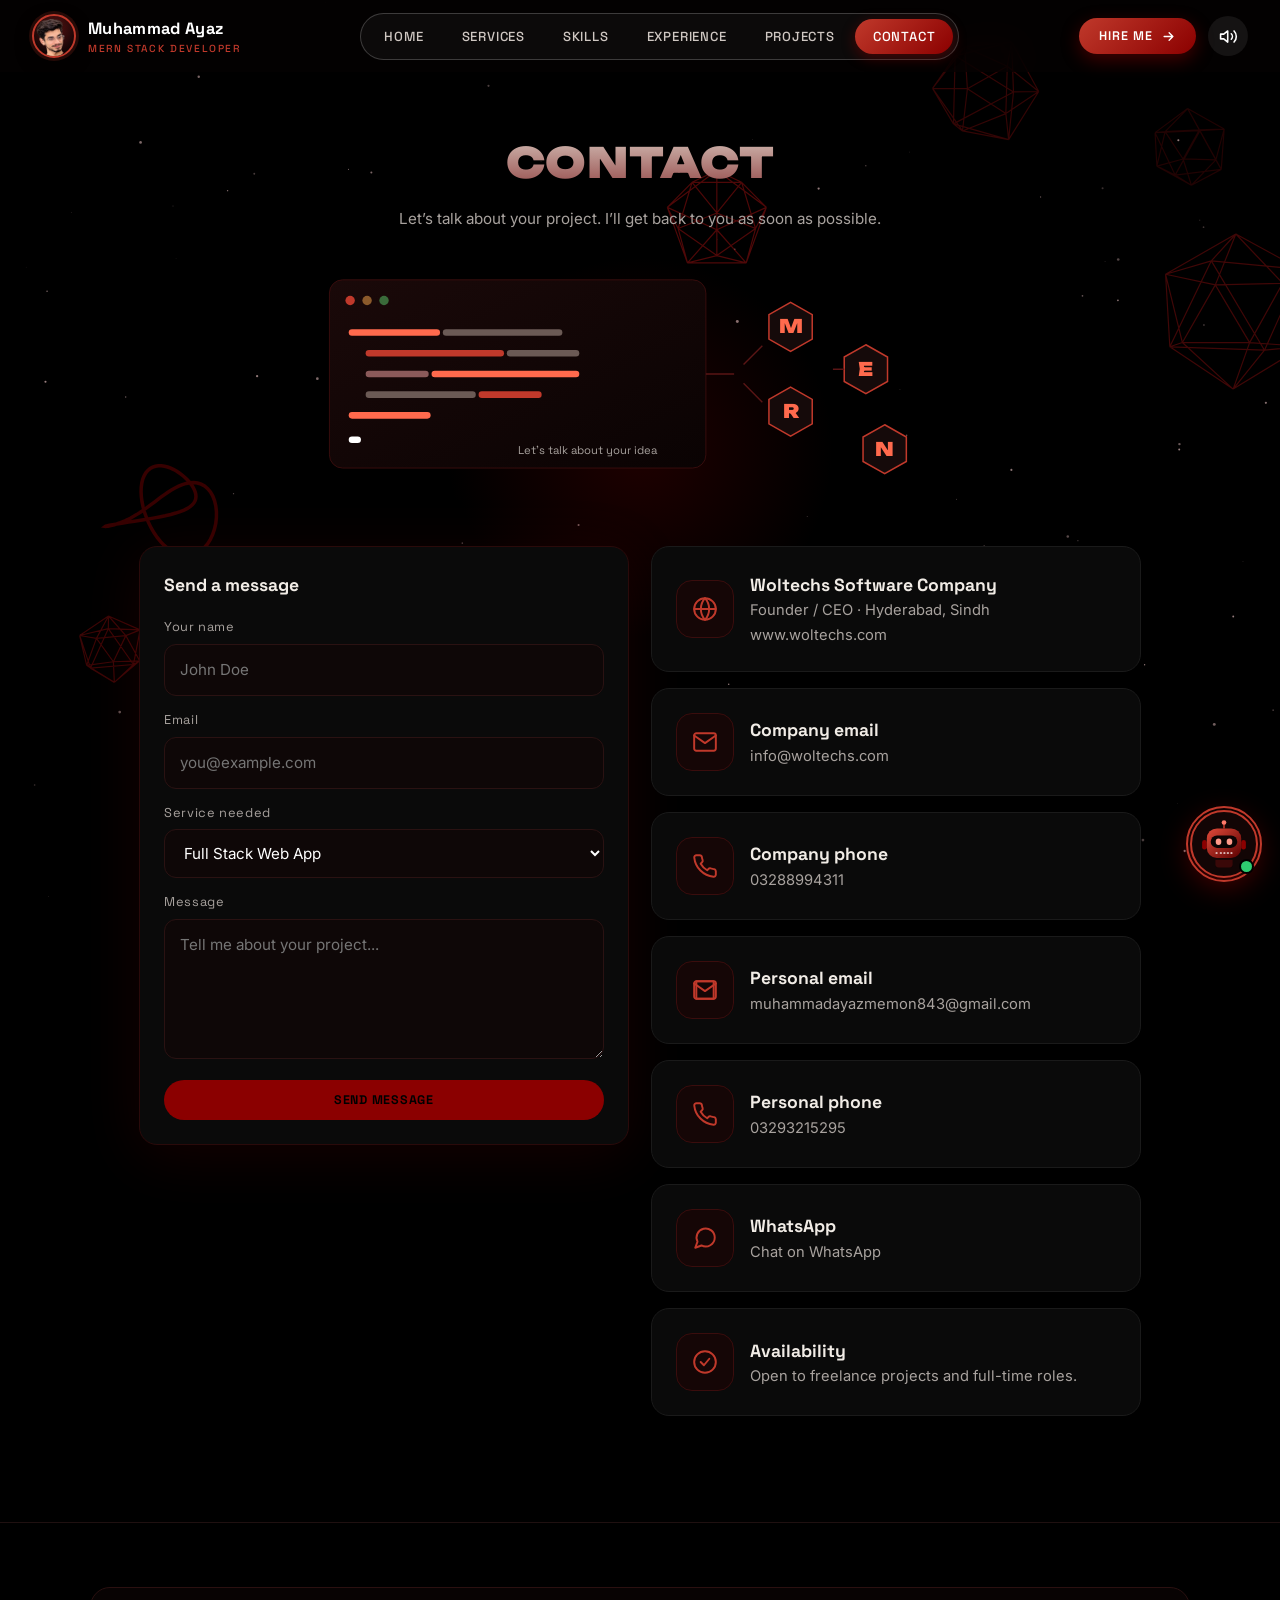
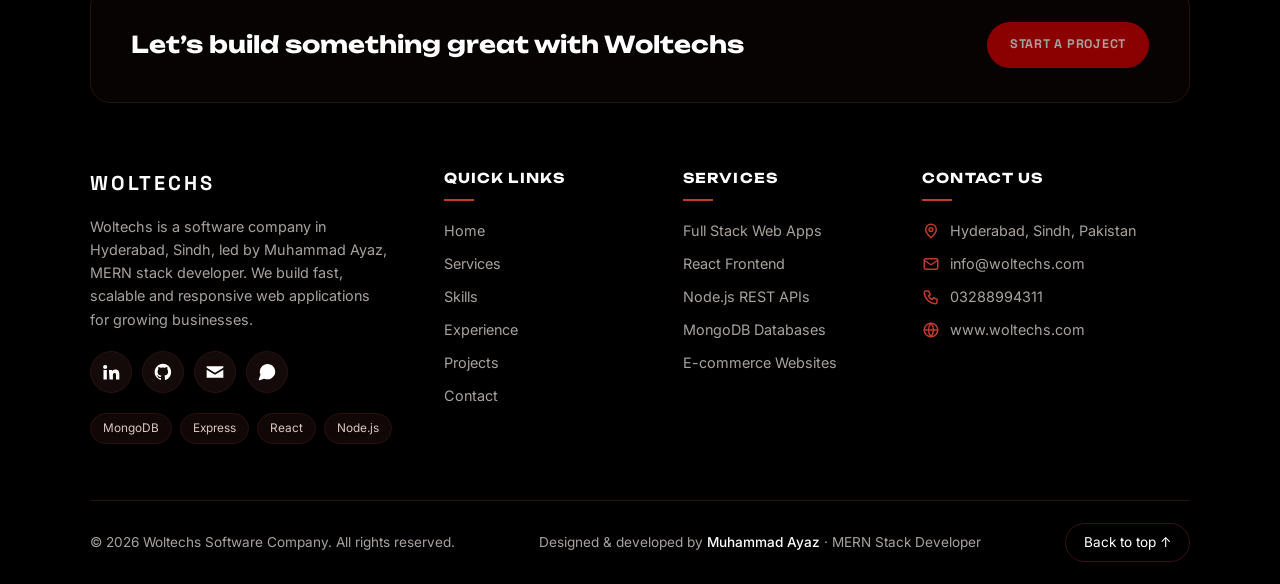
<file: Muhammad_Ayaz_Portfolio (2)/contact.html>
<!DOCTYPE html>
<html lang="en"><head><meta charset="UTF-8"><meta name="viewport" content="width=device-width, initial-scale=1">
<title>Contact | Muhammad Ayaz - MERN Stack Developer</title>
<meta name="description" content="Muhammad Ayaz - Founder / CEO of Woltechs Software Company, Hyderabad, Sindh. MERN stack developer building fast, scalable and responsive web applications.">
<link rel="preconnect" href="https://fonts.googleapis.com"><link rel="preconnect" href="https://fonts.gstatic.com" crossorigin>
<link href="https://fonts.googleapis.com/css2?family=Unbounded:wght@600;800;900&family=Space+Grotesk:wght@400;500;700&family=Inter:wght@400;500&display=swap" rel="stylesheet">
<link rel="stylesheet" href="style.css"></head>
<body class="inner" data-page="contact">
<section class="sec" style="max-width:1050px"><h2 class="title rv">Contact</h2><p class="lead rv">Let’s talk about your project. I’ll get back to you as soon as possible.</p>
<div class="grid2" style="align-items:start">
<div class="card glowc rv"><h3 style="margin-bottom:18px">Send a message</h3>
<form class="form" id="cf"><div><label for="n">Your name</label><input id="n" name="name" required placeholder="John Doe"></div>
<div><label for="e">Email</label><input id="e" name="email" type="email" required placeholder="you@example.com"></div>
<div><label for="s">Service needed</label><select id="s" name="service"><option>Full Stack Web App</option><option>React Frontend</option><option>REST API / Backend</option><option>E-commerce Website</option><option>Business Website</option><option>Other</option></select></div>
<div><label for="m">Message</label><textarea id="m" name="msg" required placeholder="Tell me about your project..."></textarea></div>
<button class="btn red" type="submit">Send message</button></form></div>
<div class="rv">
<div class="card info"><div class="ico"><svg class="ic" viewBox="0 0 24 24"><circle cx="12" cy="12" r="10"/><path d="M2 12h20M12 2a15 15 0 0 1 0 20 15 15 0 0 1 0-20"/></svg></div><div><h3>Woltechs Software Company</h3><p>Founder / CEO · Hyderabad, Sindh</p><a href="https://www.woltechs.com" target="_blank" rel="noopener">www.woltechs.com</a></div></div>
<div class="card info"><div class="ico"><svg class="ic" viewBox="0 0 24 24"><rect x="2" y="4" width="20" height="16" rx="2"/><path d="m22 6-10 7L2 6"/></svg></div><div><h3>Company email</h3><a href="mailto:info@woltechs.com">info@woltechs.com</a></div></div>
<div class="card info"><div class="ico"><svg class="ic" viewBox="0 0 24 24"><path d="M22 16.9v3a2 2 0 0 1-2.2 2A19.8 19.8 0 0 1 2.1 4.2 2 2 0 0 1 4.1 2h3a2 2 0 0 1 2 1.7c.1 1 .4 1.9.7 2.8a2 2 0 0 1-.5 2.1L8 9.9a16 16 0 0 0 6 6l1.3-1.3a2 2 0 0 1 2.1-.4c.9.3 1.8.6 2.8.7a2 2 0 0 1 1.7 2z"/></svg></div><div><h3>Company phone</h3><a href="tel:+923288994311">03288994311</a></div></div>
<div class="card info"><div class="ico"><svg class="ic" viewBox="0 0 24 24"><path d="M4 4h16v16H4z" fill="none"/><path d="m22 6-10 7L2 6"/><rect x="2" y="4" width="20" height="16" rx="2"/></svg></div><div><h3>Personal email</h3><a href="mailto:muhammadayazmemon843@gmail.com">muhammadayazmemon843@gmail.com</a></div></div>
<div class="card info"><div class="ico"><svg class="ic" viewBox="0 0 24 24"><path d="M22 16.9v3a2 2 0 0 1-2.2 2A19.800 19.800 0 0 1 2.100 4.200 2 2 0 0 1 4.100 2h3a2 2 0 0 1 2 1.700c.1 1 .4 1.900.7 2.800a2 2 0 0 1-.5 2.100L8 9.900a16 16 0 0 0 6 6l1.300-1.300a2 2 0 0 1 2.100-.4c.9.3 1.800.6 2.800.7a2 2 0 0 1 1.700 2z"/></svg></div><div><h3>Personal phone</h3><a href="tel:+923293215295">03293215295</a></div></div>
<div class="card info"><div class="ico"><svg class="ic" viewBox="0 0 24 24"><path d="M21 11.5a8.4 8.4 0 0 1-12.300 7.400L3 21l2.100-5.600A8.4 8.4 0 1 1 21 11.500z"/></svg></div><div><h3>WhatsApp</h3><a href="https://wa.me/923293215295" target="_blank" rel="noopener">Chat on WhatsApp</a></div></div>
<div class="card info"><div class="ico"><svg class="ic" viewBox="0 0 24 24"><circle cx="12" cy="12" r="10"/><path d="m8 12 3 3 5-6"/></svg></div><div><h3>Availability</h3><p>Open to freelance projects and full-time roles.</p></div></div>
</div></div></section>
<script src="app.js"></script></body></html>
</file>
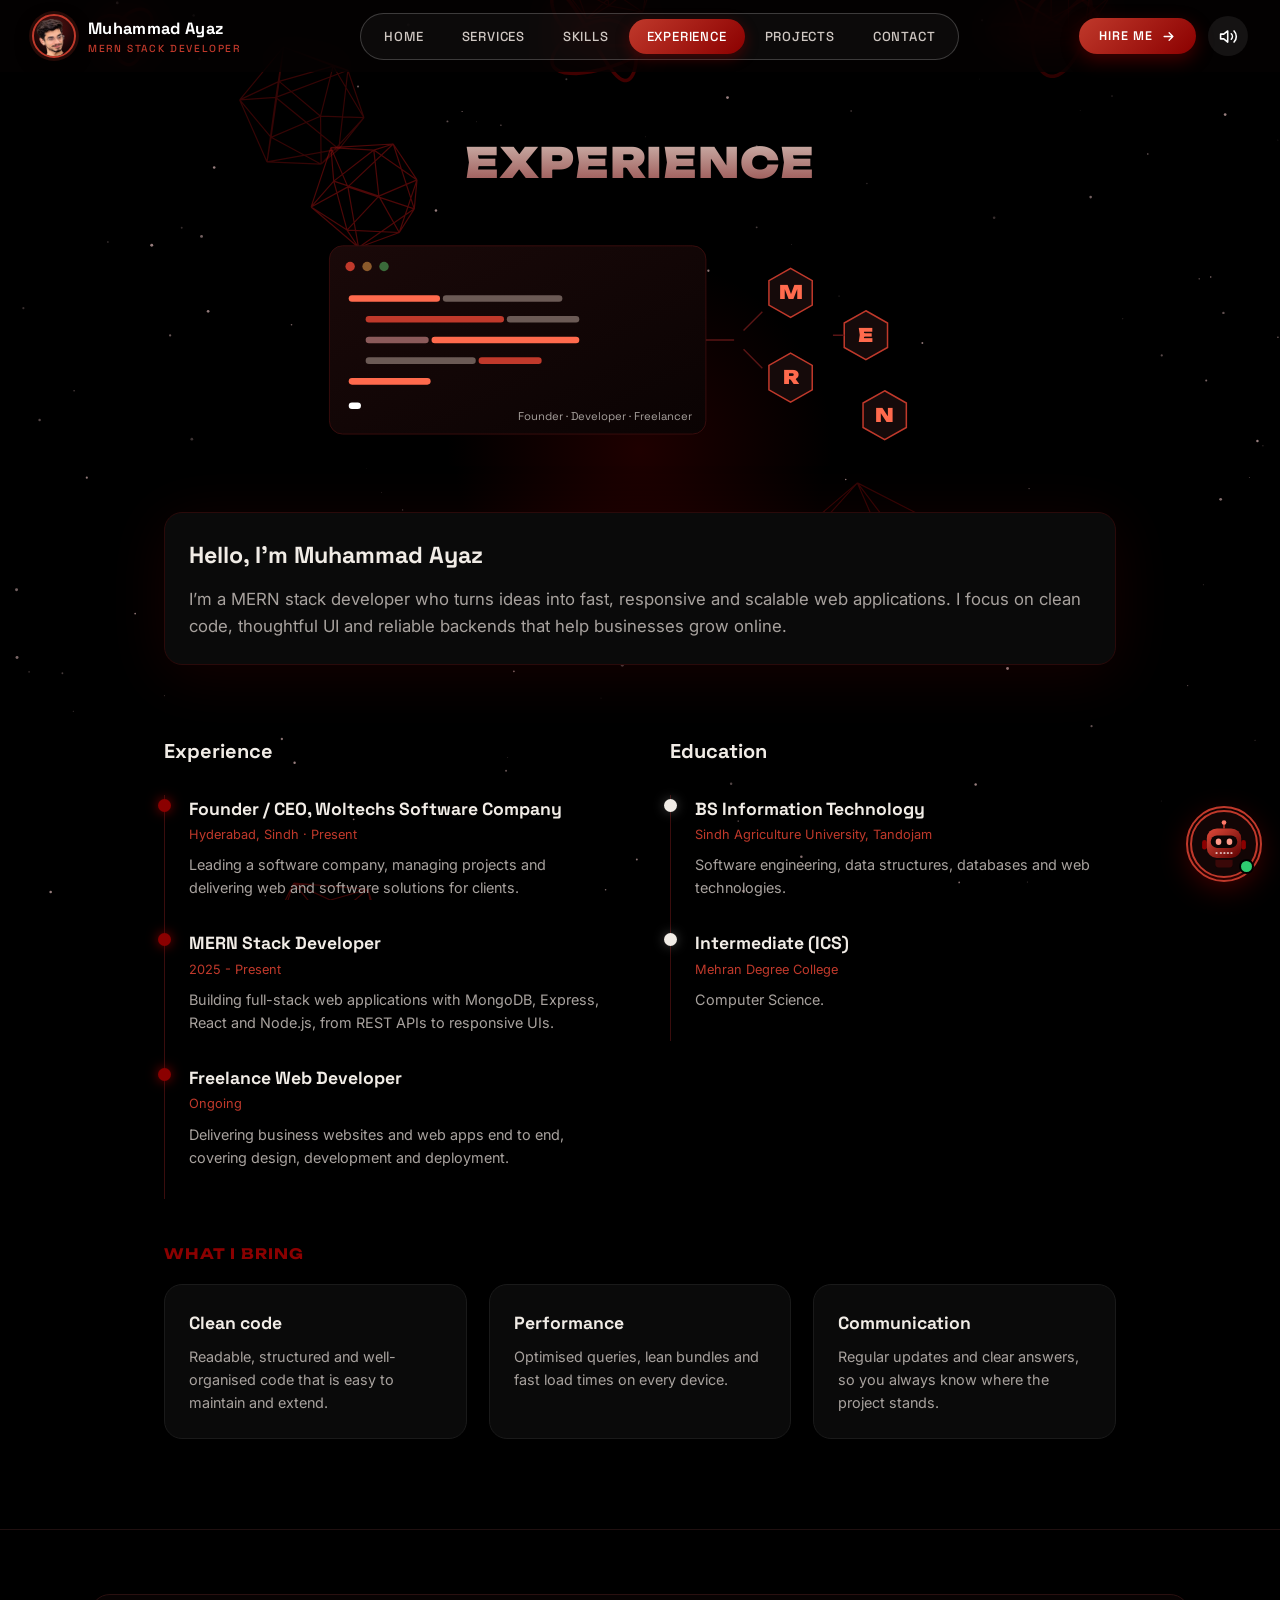
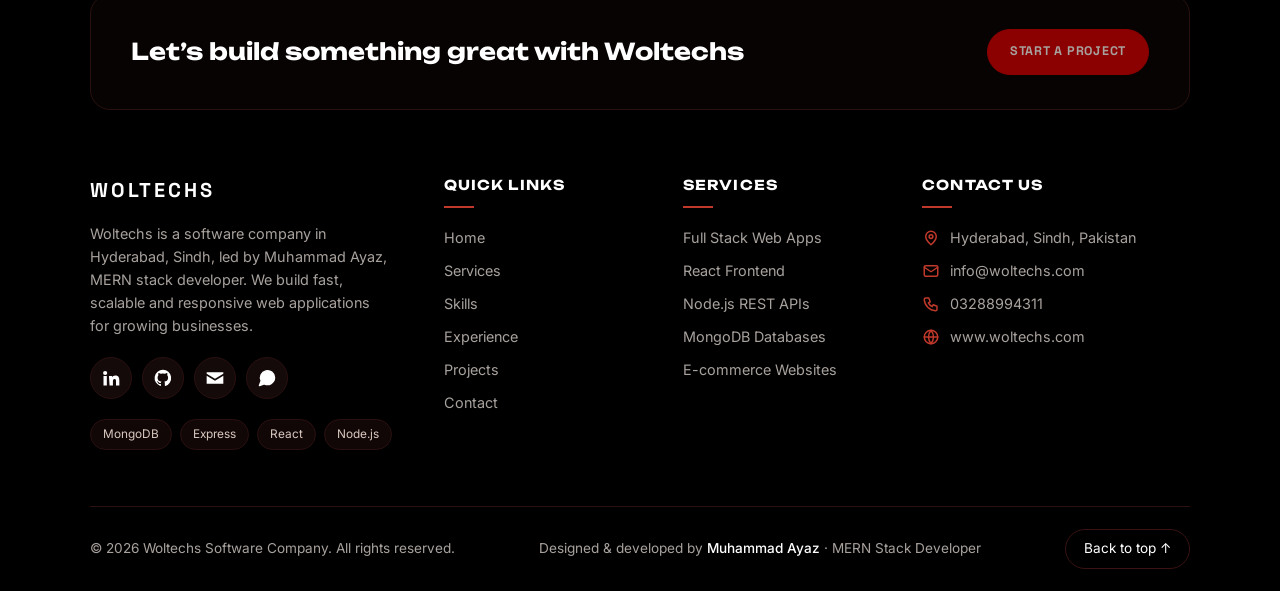
<file: Muhammad_Ayaz_Portfolio (2)/experience.html>
<!DOCTYPE html>
<html lang="en"><head><meta charset="UTF-8"><meta name="viewport" content="width=device-width, initial-scale=1">
<title>Experience | Muhammad Ayaz - MERN Stack Developer</title>
<meta name="description" content="Muhammad Ayaz - Founder / CEO of Woltechs Software Company, Hyderabad, Sindh. MERN stack developer building fast, scalable and responsive web applications.">
<link rel="preconnect" href="https://fonts.googleapis.com"><link rel="preconnect" href="https://fonts.gstatic.com" crossorigin>
<link href="https://fonts.googleapis.com/css2?family=Unbounded:wght@600;800;900&family=Space+Grotesk:wght@400;500;700&family=Inter:wght@400;500&display=swap" rel="stylesheet">
<link rel="stylesheet" href="style.css"></head>
<body class="inner" data-page="experience">
<section class="sec"><h2 class="title rv">Experience</h2>
<div class="card intro glowc rv"><h3>Hello, I’m Muhammad Ayaz</h3><p>I’m a MERN stack developer who turns ideas into fast, responsive and scalable web applications. I focus on clean code, thoughtful UI and reliable backends that help businesses grow online.</p></div>
<div class="tl"><div class="rv"><h3>Experience</h3>
<div class="item"><h4>Founder / CEO, Woltechs Software Company</h4><time>Hyderabad, Sindh · Present</time><p>Leading a software company, managing projects and delivering web and software solutions for clients.</p></div>
<div class="item"><h4>MERN Stack Developer</h4><time>2025 - Present</time><p>Building full-stack web applications with MongoDB, Express, React and Node.js, from REST APIs to responsive UIs.</p></div>
<div class="item"><h4>Freelance Web Developer</h4><time>Ongoing</time><p>Delivering business websites and web apps end to end, covering design, development and deployment.</p></div></div>
<div class="edu rv"><h3>Education</h3>
<div class="item"><h4>BS Information Technology</h4><time>Sindh Agriculture University, Tandojam</time><p>Software engineering, data structures, databases and web technologies.</p></div>
<div class="item"><h4>Intermediate (ICS)</h4><time>Mehran Degree College</time><p>Computer Science.</p></div></div></div>
<h3 class="sub rv">What I bring</h3><div class="grid3">
<div class="card rv"><h3>Clean code</h3><p style="font-size:.9rem;margin-top:8px;color:var(--mute)">Readable, structured and well-organised code that is easy to maintain and extend.</p></div>
<div class="card rv"><h3>Performance</h3><p style="font-size:.9rem;margin-top:8px;color:var(--mute)">Optimised queries, lean bundles and fast load times on every device.</p></div>
<div class="card rv"><h3>Communication</h3><p style="font-size:.9rem;margin-top:8px;color:var(--mute)">Regular updates and clear answers, so you always know where the project stands.</p></div></div></section>
<script src="app.js"></script></body></html>
</file>
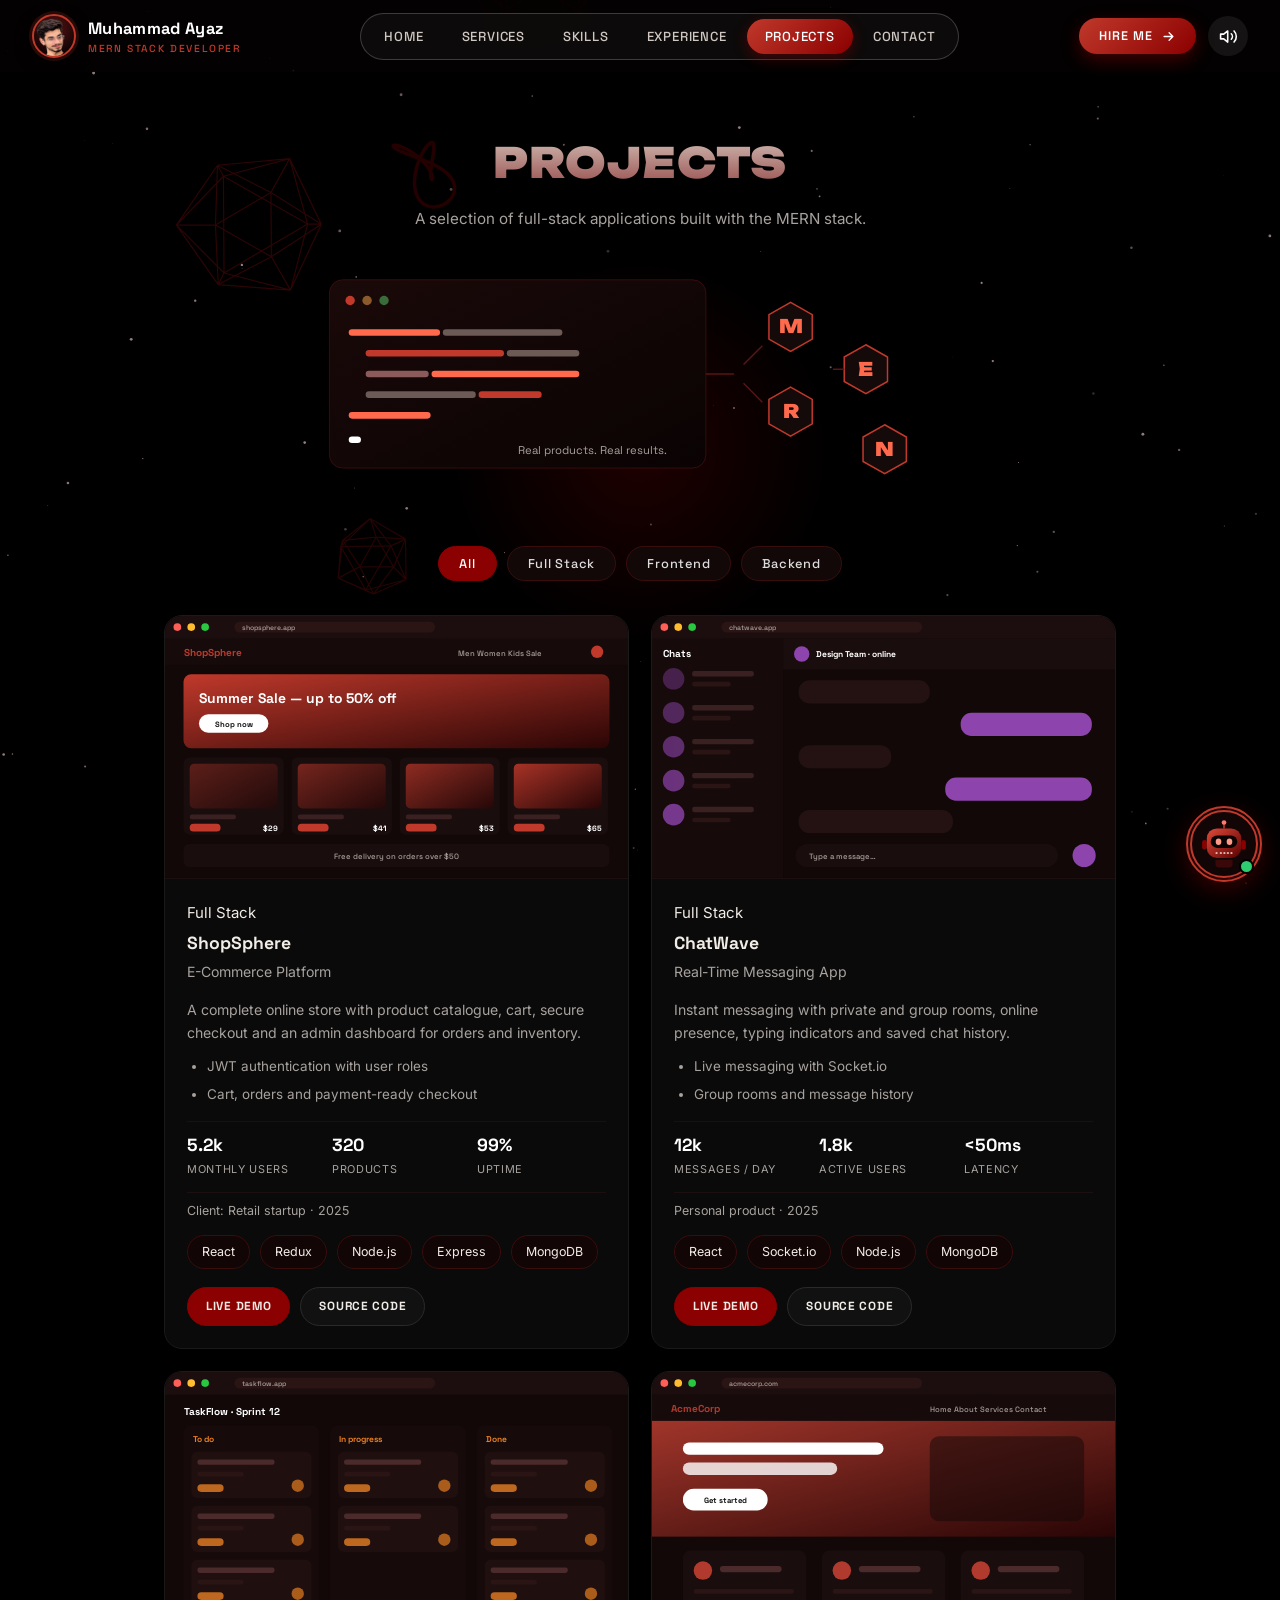
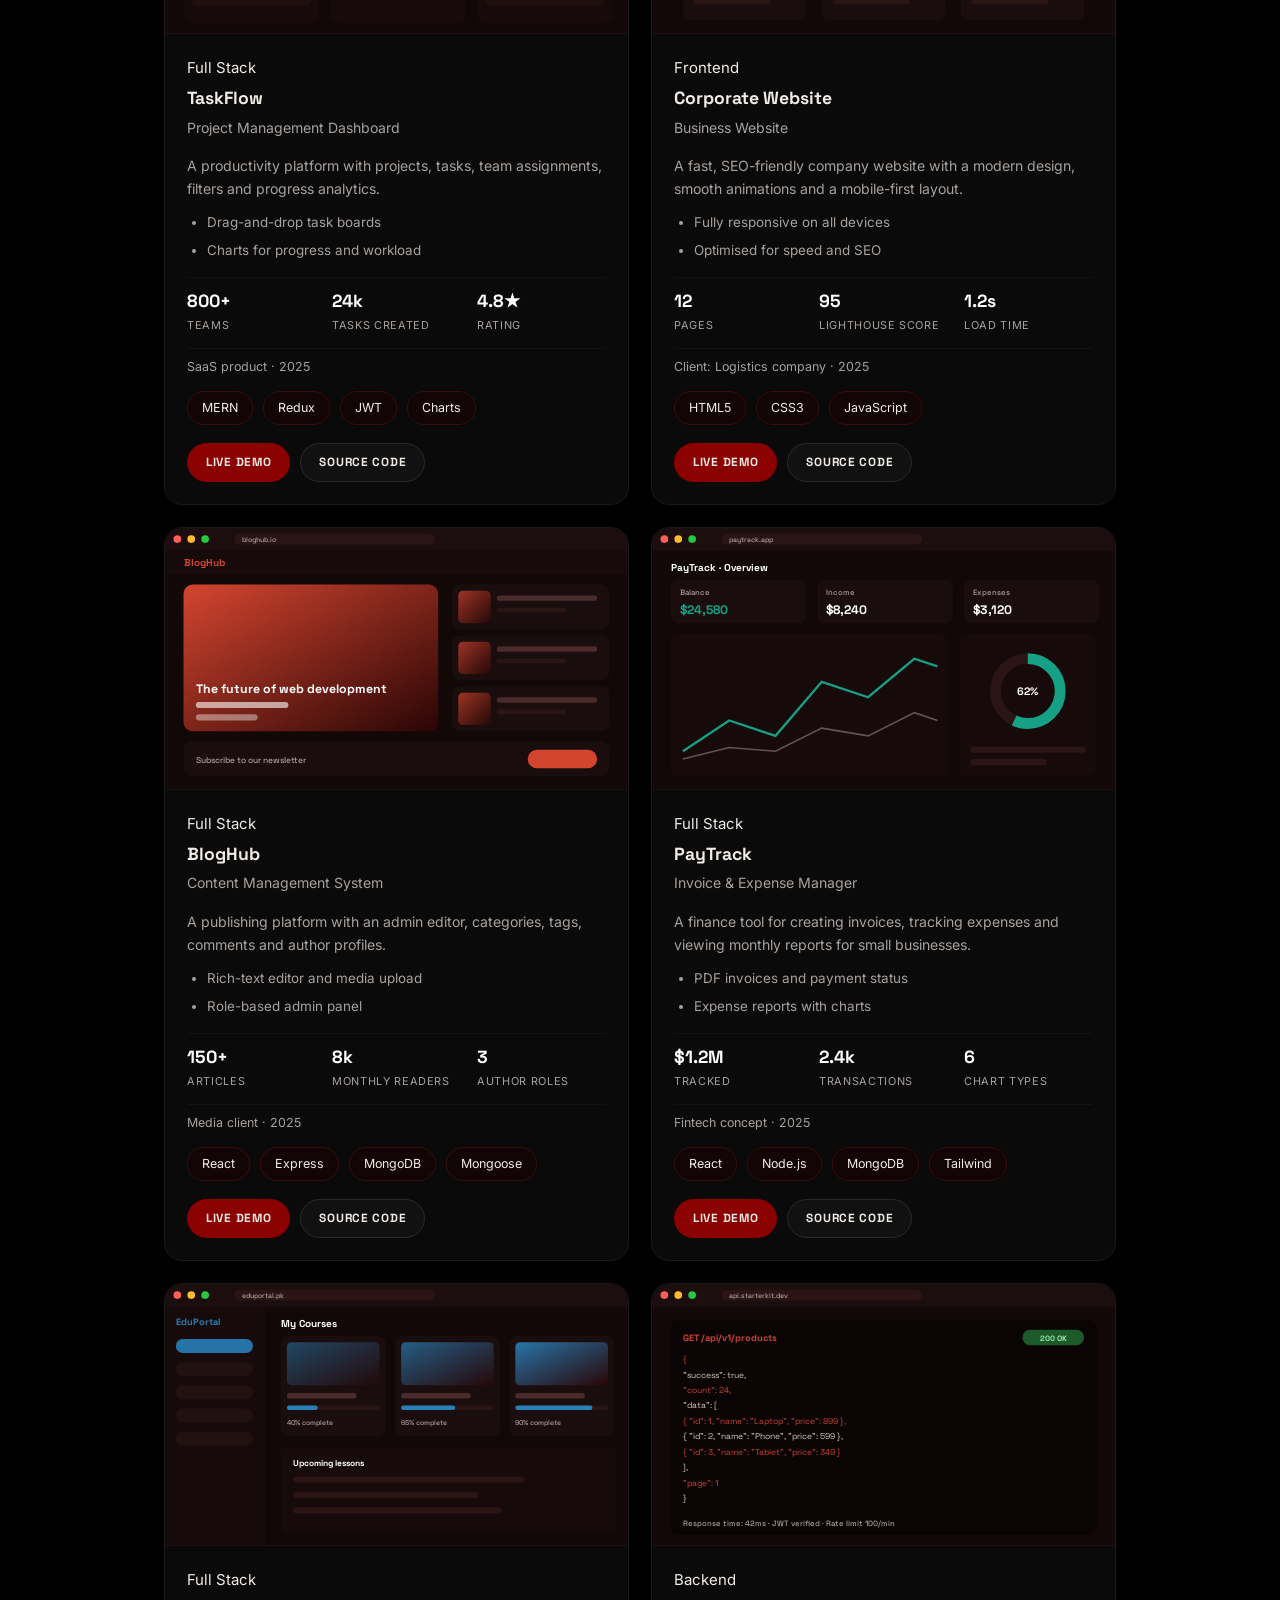
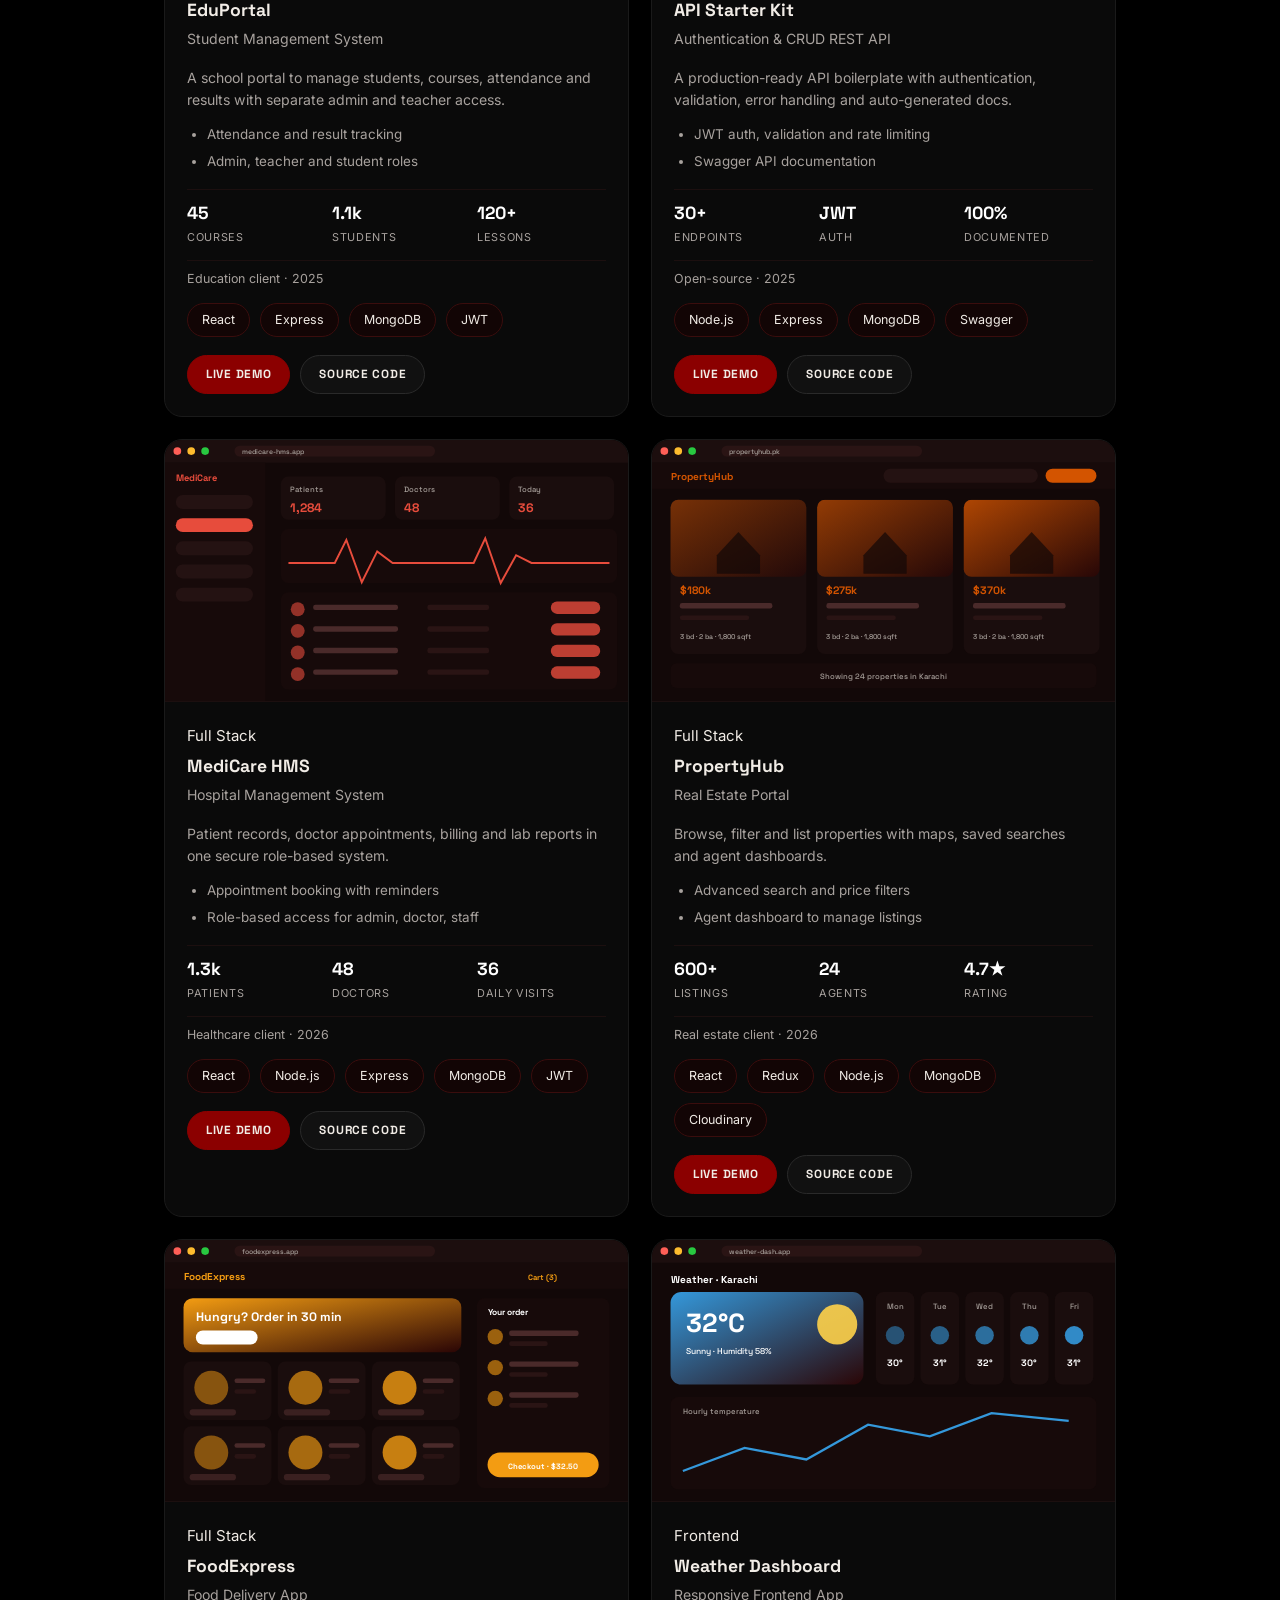
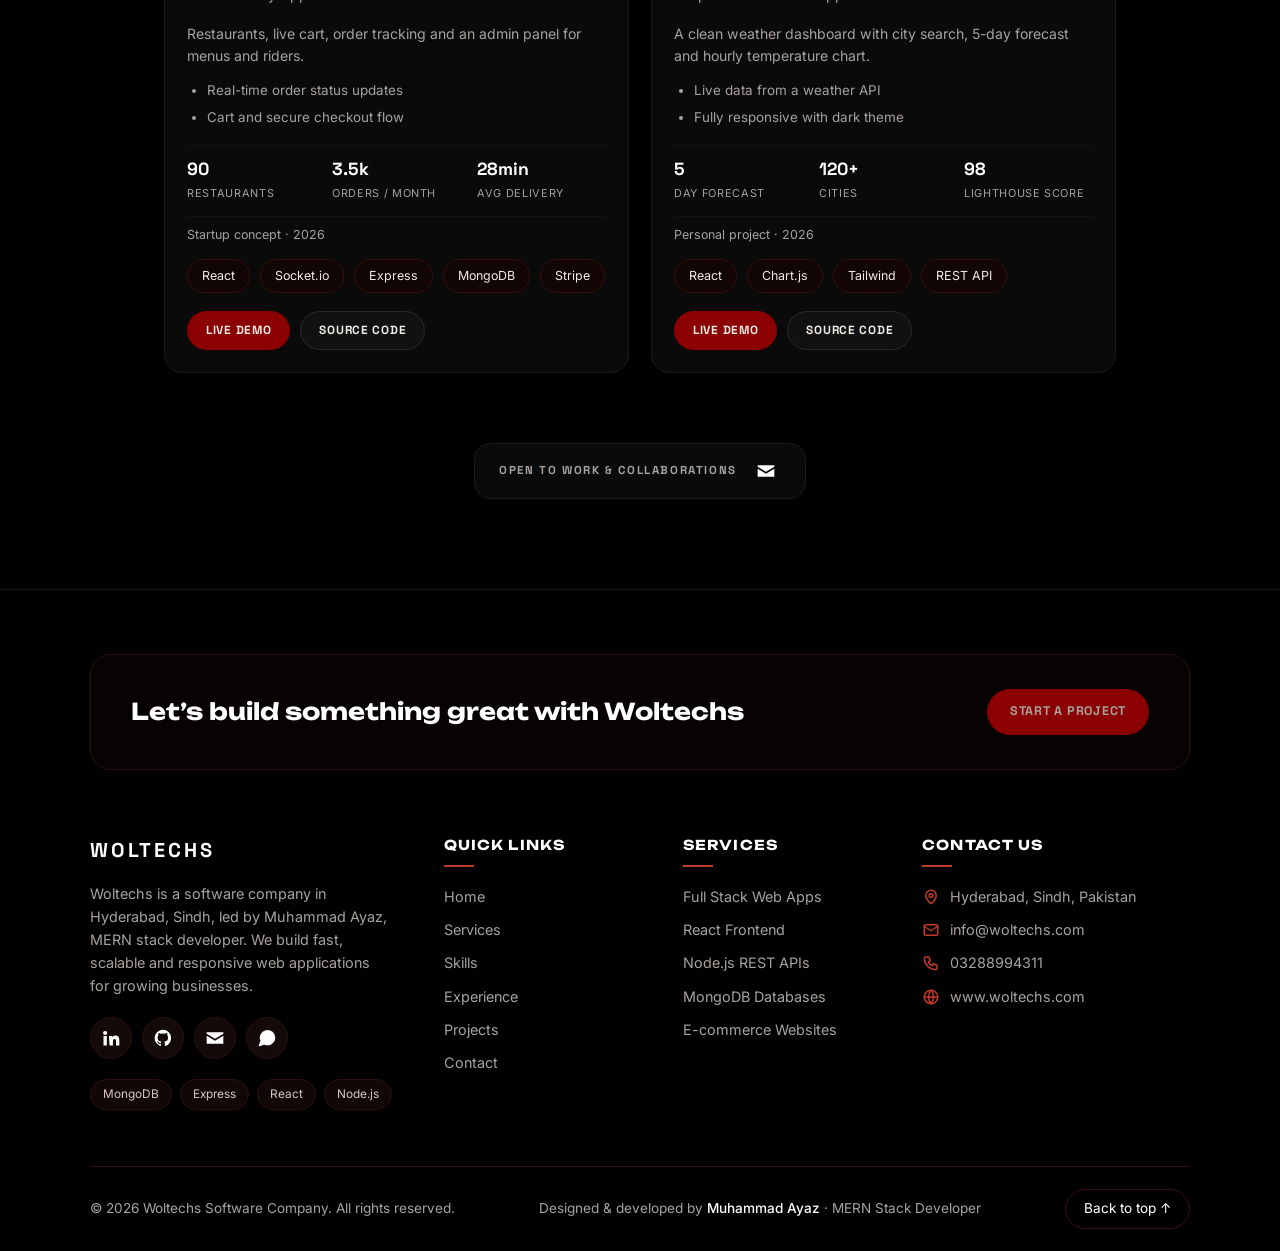
<file: Muhammad_Ayaz_Portfolio (2)/projects.html>
<!DOCTYPE html>
<html lang="en"><head><meta charset="UTF-8"><meta name="viewport" content="width=device-width, initial-scale=1">
<title>Projects | Muhammad Ayaz - MERN Stack Developer</title>
<meta name="description" content="Muhammad Ayaz - Founder / CEO of Woltechs Software Company, Hyderabad, Sindh. MERN stack developer building fast, scalable and responsive web applications.">
<link rel="preconnect" href="https://fonts.googleapis.com"><link rel="preconnect" href="https://fonts.gstatic.com" crossorigin>
<link href="https://fonts.googleapis.com/css2?family=Unbounded:wght@600;800;900&family=Space+Grotesk:wght@400;500;700&family=Inter:wght@400;500&display=swap" rel="stylesheet">
<link rel="stylesheet" href="style.css"></head>
<body class="inner" data-page="projects">
<section class="sec"><h2 class="title rv">Projects</h2><p class="lead rv">A selection of full-stack applications built with the MERN stack.</p><div class="pf rv"><button class="on" data-f="all">All</button><button data-f="fullstack">Full Stack</button><button data-f="frontend">Frontend</button><button data-f="backend">Backend</button></div><div class="grid2"><article class="card pj rv" data-c="fullstack"><div class="pj-img"><svg viewBox="0 0 600 340" preserveAspectRatio="xMidYMid slice" role="img" aria-hidden="true"><defs><linearGradient id="gc0392b" x1="0" y1="0" x2="1" y2="1"><stop offset="0" stop-color="#c0392b"/><stop offset="1" stop-color="#2a0505"/></linearGradient></defs><rect x="0" y="0" width="600" height="340" rx="0" fill="#120808" opacity="1"/><rect x="0" y="0" width="600" height="30" rx="0" fill="#1c0e0e" opacity="1"/><circle cx="16" cy="15" r="5" fill="#ff5f57" opacity="1"/><circle cx="34" cy="15" r="5" fill="#febc2e" opacity="1"/><circle cx="52" cy="15" r="5" fill="#28c840" opacity="1"/><rect x="90" y="8" width="260" height="14" rx="7" fill="#2a1414" opacity="1"/><text x="100" y="19" font-family="Space Grotesk,sans-serif" font-size="9" font-weight="500" fill="#a79f9a" text-anchor="start">shopsphere.app</text><rect x="0" y="30" width="600" height="34" rx="0" fill="#170a0a" opacity="1"/><text x="24" y="52" font-family="Space Grotesk,sans-serif" font-size="13" font-weight="700" fill="#c0392b" text-anchor="start">ShopSphere</text><text x="380" y="52" font-family="Space Grotesk,sans-serif" font-size="10" font-weight="500" fill="#a79f9a" text-anchor="start">Men   Women   Kids   Sale</text><circle cx="560" cy="47" r="8" fill="#c0392b" opacity="1"/><rect x="24" y="76" width="552" height="96" rx="10" fill="url(#gc0392b)" opacity="1"/><text x="44" y="114" font-family="Space Grotesk,sans-serif" font-size="18" font-weight="700" fill="#fff" text-anchor="start">Summer Sale — up to 50% off</text><rect x="44" y="128" width="90" height="24" rx="12" fill="#fff" opacity="1"/><text x="89" y="144" font-family="Space Grotesk,sans-serif" font-size="10" font-weight="700" fill="#111" text-anchor="middle">Shop now</text><rect x="24" y="184" width="130" height="100" rx="8" fill="#1a0d0d" opacity="1"/><rect x="32" y="192" width="114" height="58" rx="6" fill="url(#gc0392b)" opacity="0.4"/><rect x="32" y="258" width="60" height="6" rx="3" fill="#3a2020" opacity="1"/><rect x="32" y="270" width="40" height="10" rx="5" fill="#c0392b" opacity="1"/><text x="146" y="279" font-family="Space Grotesk,sans-serif" font-size="10" font-weight="700" fill="#fff" text-anchor="end">$29</text><rect x="164" y="184" width="130" height="100" rx="8" fill="#1a0d0d" opacity="1"/><rect x="172" y="192" width="114" height="58" rx="6" fill="url(#gc0392b)" opacity="0.55"/><rect x="172" y="258" width="60" height="6" rx="3" fill="#3a2020" opacity="1"/><rect x="172" y="270" width="40" height="10" rx="5" fill="#c0392b" opacity="1"/><text x="286" y="279" font-family="Space Grotesk,sans-serif" font-size="10" font-weight="700" fill="#fff" text-anchor="end">$41</text><rect x="304" y="184" width="130" height="100" rx="8" fill="#1a0d0d" opacity="1"/><rect x="312" y="192" width="114" height="58" rx="6" fill="url(#gc0392b)" opacity="0.7"/><rect x="312" y="258" width="60" height="6" rx="3" fill="#3a2020" opacity="1"/><rect x="312" y="270" width="40" height="10" rx="5" fill="#c0392b" opacity="1"/><text x="426" y="279" font-family="Space Grotesk,sans-serif" font-size="10" font-weight="700" fill="#fff" text-anchor="end">$53</text><rect x="444" y="184" width="130" height="100" rx="8" fill="#1a0d0d" opacity="1"/><rect x="452" y="192" width="114" height="58" rx="6" fill="url(#gc0392b)" opacity="0.85"/><rect x="452" y="258" width="60" height="6" rx="3" fill="#3a2020" opacity="1"/><rect x="452" y="270" width="40" height="10" rx="5" fill="#c0392b" opacity="1"/><text x="566" y="279" font-family="Space Grotesk,sans-serif" font-size="10" font-weight="700" fill="#fff" text-anchor="end">$65</text><rect x="24" y="296" width="552" height="30" rx="8" fill="#1a0d0d" opacity="1"/><text x="300" y="316" font-family="Space Grotesk,sans-serif" font-size="10" font-weight="500" fill="#a79f9a" text-anchor="middle">Free delivery on orders over $50</text></svg></div><div class="pj-b"><span class="tag2">Full Stack</span><h3>ShopSphere</h3><div class="meta">E-Commerce Platform</div><p>A complete online store with product catalogue, cart, secure checkout and an admin dashboard for orders and inventory.</p><ul><li>JWT authentication with user roles</li><li>Cart, orders and payment-ready checkout</li></ul><div class="pj-stats"><div><b>5.2k</b><span>Monthly users</span></div><div><b>320</b><span>Products</span></div><div><b>99%</b><span>Uptime</span></div></div><div class="pj-meta">Client: Retail startup · 2025</div><div class="chips"><span>React</span><span>Redux</span><span>Node.js</span><span>Express</span><span>MongoDB</span></div><div class="pj-btns"><a class="btn red" href="#" data-demo>Live demo</a><a class="btn" href="#" data-demo>Source code</a></div></div></article><article class="card pj rv" data-c="fullstack"><div class="pj-img"><svg viewBox="0 0 600 340" preserveAspectRatio="xMidYMid slice" role="img" aria-hidden="true"><defs><linearGradient id="g8e44ad" x1="0" y1="0" x2="1" y2="1"><stop offset="0" stop-color="#8e44ad"/><stop offset="1" stop-color="#2a0505"/></linearGradient></defs><rect x="0" y="0" width="600" height="340" rx="0" fill="#120808" opacity="1"/><rect x="0" y="0" width="600" height="30" rx="0" fill="#1c0e0e" opacity="1"/><circle cx="16" cy="15" r="5" fill="#ff5f57" opacity="1"/><circle cx="34" cy="15" r="5" fill="#febc2e" opacity="1"/><circle cx="52" cy="15" r="5" fill="#28c840" opacity="1"/><rect x="90" y="8" width="260" height="14" rx="7" fill="#2a1414" opacity="1"/><text x="100" y="19" font-family="Space Grotesk,sans-serif" font-size="9" font-weight="500" fill="#a79f9a" text-anchor="start">chatwave.app</text><rect x="0" y="30" width="170" height="310" rx="0" fill="#170a0a" opacity="1"/><text x="14" y="54" font-family="Space Grotesk,sans-serif" font-size="13" font-weight="700" fill="#fff" text-anchor="start">Chats</text><circle cx="28" cy="82" r="14" fill="#8e44ad" opacity="0.4"/><rect x="52" y="72" width="80" height="7" rx="3" fill="#3a2020" opacity="1"/><rect x="52" y="86" width="50" height="6" rx="3" fill="#2a1414" opacity="1"/><circle cx="28" cy="126" r="14" fill="#8e44ad" opacity="0.5"/><rect x="52" y="116" width="80" height="7" rx="3" fill="#3a2020" opacity="1"/><rect x="52" y="130" width="50" height="6" rx="3" fill="#2a1414" opacity="1"/><circle cx="28" cy="170" r="14" fill="#8e44ad" opacity="0.6000000000000001"/><rect x="52" y="160" width="80" height="7" rx="3" fill="#3a2020" opacity="1"/><rect x="52" y="174" width="50" height="6" rx="3" fill="#2a1414" opacity="1"/><circle cx="28" cy="214" r="14" fill="#8e44ad" opacity="0.7000000000000001"/><rect x="52" y="204" width="80" height="7" rx="3" fill="#3a2020" opacity="1"/><rect x="52" y="218" width="50" height="6" rx="3" fill="#2a1414" opacity="1"/><circle cx="28" cy="258" r="14" fill="#8e44ad" opacity="0.8"/><rect x="52" y="248" width="80" height="7" rx="3" fill="#3a2020" opacity="1"/><rect x="52" y="262" width="50" height="6" rx="3" fill="#2a1414" opacity="1"/><rect x="170" y="30" width="430" height="40" rx="0" fill="#1a0d0d" opacity="1"/><circle cx="194" cy="50" r="10" fill="#8e44ad" opacity="1"/><text x="212" y="54" font-family="Space Grotesk,sans-serif" font-size="11" font-weight="700" fill="#fff" text-anchor="start">Design Team · online</text><rect x="190" y="84" width="170" height="30" rx="14" fill="#241212" opacity="1"/><rect x="400" y="126" width="170" height="30" rx="14" fill="#8e44ad" opacity="1"/><rect x="190" y="168" width="120" height="30" rx="14" fill="#241212" opacity="1"/><rect x="380" y="210" width="190" height="30" rx="14" fill="#8e44ad" opacity="1"/><rect x="190" y="252" width="200" height="30" rx="14" fill="#241212" opacity="1"/><rect x="186" y="296" width="340" height="30" rx="15" fill="#1a0d0d" opacity="1"/><text x="204" y="315" font-family="Space Grotesk,sans-serif" font-size="10" font-weight="500" fill="#a79f9a" text-anchor="start">Type a message…</text><circle cx="560" cy="311" r="15" fill="#8e44ad" opacity="1"/></svg></div><div class="pj-b"><span class="tag2">Full Stack</span><h3>ChatWave</h3><div class="meta">Real-Time Messaging App</div><p>Instant messaging with private and group rooms, online presence, typing indicators and saved chat history.</p><ul><li>Live messaging with Socket.io</li><li>Group rooms and message history</li></ul><div class="pj-stats"><div><b>12k</b><span>Messages / day</span></div><div><b>1.8k</b><span>Active users</span></div><div><b><50ms</b><span>Latency</span></div></div><div class="pj-meta">Personal product · 2025</div><div class="chips"><span>React</span><span>Socket.io</span><span>Node.js</span><span>MongoDB</span></div><div class="pj-btns"><a class="btn red" href="#" data-demo>Live demo</a><a class="btn" href="#" data-demo>Source code</a></div></div></article><article class="card pj rv" data-c="fullstack"><div class="pj-img"><svg viewBox="0 0 600 340" preserveAspectRatio="xMidYMid slice" role="img" aria-hidden="true"><defs><linearGradient id="ge67e22" x1="0" y1="0" x2="1" y2="1"><stop offset="0" stop-color="#e67e22"/><stop offset="1" stop-color="#2a0505"/></linearGradient></defs><rect x="0" y="0" width="600" height="340" rx="0" fill="#120808" opacity="1"/><rect x="0" y="0" width="600" height="30" rx="0" fill="#1c0e0e" opacity="1"/><circle cx="16" cy="15" r="5" fill="#ff5f57" opacity="1"/><circle cx="34" cy="15" r="5" fill="#febc2e" opacity="1"/><circle cx="52" cy="15" r="5" fill="#28c840" opacity="1"/><rect x="90" y="8" width="260" height="14" rx="7" fill="#2a1414" opacity="1"/><text x="100" y="19" font-family="Space Grotesk,sans-serif" font-size="9" font-weight="500" fill="#a79f9a" text-anchor="start">taskflow.app</text><text x="24" y="56" font-family="Space Grotesk,sans-serif" font-size="13" font-weight="700" fill="#fff" text-anchor="start">TaskFlow · Sprint 12</text><rect x="24" y="70" width="176" height="256" rx="10" fill="#170a0a" opacity="1"/><text x="36" y="92" font-family="Space Grotesk,sans-serif" font-size="11" font-weight="700" fill="#e67e22" text-anchor="start">To do</text><rect x="34" y="104" width="156" height="60" rx="8" fill="#1f0f0f" opacity="1"/><rect x="42" y="114" width="100" height="7" rx="3" fill="#4a2a2a" opacity="1"/><rect x="42" y="130" width="60" height="6" rx="3" fill="#2a1414" opacity="1"/><circle cx="172" cy="148" r="8" fill="#e67e22" opacity="0.7"/><rect x="42" y="146" width="34" height="10" rx="5" fill="#e67e22" opacity="0.8"/><rect x="34" y="174" width="156" height="60" rx="8" fill="#1f0f0f" opacity="1"/><rect x="42" y="184" width="100" height="7" rx="3" fill="#4a2a2a" opacity="1"/><rect x="42" y="200" width="60" height="6" rx="3" fill="#2a1414" opacity="1"/><circle cx="172" cy="218" r="8" fill="#e67e22" opacity="0.7"/><rect x="42" y="216" width="34" height="10" rx="5" fill="#e67e22" opacity="0.8"/><rect x="34" y="244" width="156" height="60" rx="8" fill="#1f0f0f" opacity="1"/><rect x="42" y="254" width="100" height="7" rx="3" fill="#4a2a2a" opacity="1"/><rect x="42" y="270" width="60" height="6" rx="3" fill="#2a1414" opacity="1"/><circle cx="172" cy="288" r="8" fill="#e67e22" opacity="0.7"/><rect x="42" y="286" width="34" height="10" rx="5" fill="#e67e22" opacity="0.8"/><rect x="214" y="70" width="176" height="256" rx="10" fill="#170a0a" opacity="1"/><text x="226" y="92" font-family="Space Grotesk,sans-serif" font-size="11" font-weight="700" fill="#e67e22" text-anchor="start">In progress</text><rect x="224" y="104" width="156" height="60" rx="8" fill="#1f0f0f" opacity="1"/><rect x="232" y="114" width="100" height="7" rx="3" fill="#4a2a2a" opacity="1"/><rect x="232" y="130" width="60" height="6" rx="3" fill="#2a1414" opacity="1"/><circle cx="362" cy="148" r="8" fill="#e67e22" opacity="0.7"/><rect x="232" y="146" width="34" height="10" rx="5" fill="#e67e22" opacity="0.8"/><rect x="224" y="174" width="156" height="60" rx="8" fill="#1f0f0f" opacity="1"/><rect x="232" y="184" width="100" height="7" rx="3" fill="#4a2a2a" opacity="1"/><rect x="232" y="200" width="60" height="6" rx="3" fill="#2a1414" opacity="1"/><circle cx="362" cy="218" r="8" fill="#e67e22" opacity="0.7"/><rect x="232" y="216" width="34" height="10" rx="5" fill="#e67e22" opacity="0.8"/><rect x="404" y="70" width="176" height="256" rx="10" fill="#170a0a" opacity="1"/><text x="416" y="92" font-family="Space Grotesk,sans-serif" font-size="11" font-weight="700" fill="#e67e22" text-anchor="start">Done</text><rect x="414" y="104" width="156" height="60" rx="8" fill="#1f0f0f" opacity="1"/><rect x="422" y="114" width="100" height="7" rx="3" fill="#4a2a2a" opacity="1"/><rect x="422" y="130" width="60" height="6" rx="3" fill="#2a1414" opacity="1"/><circle cx="552" cy="148" r="8" fill="#e67e22" opacity="0.7"/><rect x="422" y="146" width="34" height="10" rx="5" fill="#e67e22" opacity="0.8"/><rect x="414" y="174" width="156" height="60" rx="8" fill="#1f0f0f" opacity="1"/><rect x="422" y="184" width="100" height="7" rx="3" fill="#4a2a2a" opacity="1"/><rect x="422" y="200" width="60" height="6" rx="3" fill="#2a1414" opacity="1"/><circle cx="552" cy="218" r="8" fill="#e67e22" opacity="0.7"/><rect x="422" y="216" width="34" height="10" rx="5" fill="#e67e22" opacity="0.8"/><rect x="414" y="244" width="156" height="60" rx="8" fill="#1f0f0f" opacity="1"/><rect x="422" y="254" width="100" height="7" rx="3" fill="#4a2a2a" opacity="1"/><rect x="422" y="270" width="60" height="6" rx="3" fill="#2a1414" opacity="1"/><circle cx="552" cy="288" r="8" fill="#e67e22" opacity="0.7"/><rect x="422" y="286" width="34" height="10" rx="5" fill="#e67e22" opacity="0.8"/></svg></div><div class="pj-b"><span class="tag2">Full Stack</span><h3>TaskFlow</h3><div class="meta">Project Management Dashboard</div><p>A productivity platform with projects, tasks, team assignments, filters and progress analytics.</p><ul><li>Drag-and-drop task boards</li><li>Charts for progress and workload</li></ul><div class="pj-stats"><div><b>800+</b><span>Teams</span></div><div><b>24k</b><span>Tasks created</span></div><div><b>4.8★</b><span>Rating</span></div></div><div class="pj-meta">SaaS product · 2025</div><div class="chips"><span>MERN</span><span>Redux</span><span>JWT</span><span>Charts</span></div><div class="pj-btns"><a class="btn red" href="#" data-demo>Live demo</a><a class="btn" href="#" data-demo>Source code</a></div></div></article><article class="card pj rv" data-c="frontend"><div class="pj-img"><svg viewBox="0 0 600 340" preserveAspectRatio="xMidYMid slice" role="img" aria-hidden="true"><defs><linearGradient id="gb03a2e" x1="0" y1="0" x2="1" y2="1"><stop offset="0" stop-color="#b03a2e"/><stop offset="1" stop-color="#2a0505"/></linearGradient></defs><rect x="0" y="0" width="600" height="340" rx="0" fill="#120808" opacity="1"/><rect x="0" y="0" width="600" height="30" rx="0" fill="#1c0e0e" opacity="1"/><circle cx="16" cy="15" r="5" fill="#ff5f57" opacity="1"/><circle cx="34" cy="15" r="5" fill="#febc2e" opacity="1"/><circle cx="52" cy="15" r="5" fill="#28c840" opacity="1"/><rect x="90" y="8" width="260" height="14" rx="7" fill="#2a1414" opacity="1"/><text x="100" y="19" font-family="Space Grotesk,sans-serif" font-size="9" font-weight="500" fill="#a79f9a" text-anchor="start">acmecorp.com</text><rect x="0" y="30" width="600" height="34" rx="0" fill="#170a0a" opacity="1"/><text x="24" y="52" font-family="Space Grotesk,sans-serif" font-size="13" font-weight="700" fill="#b03a2e" text-anchor="start">AcmeCorp</text><text x="360" y="52" font-family="Space Grotesk,sans-serif" font-size="10" font-weight="500" fill="#a79f9a" text-anchor="start">Home   About   Services   Contact</text><rect x="0" y="64" width="600" height="150" rx="0" fill="url(#gb03a2e)" opacity="0.9"/><rect x="40" y="92" width="260" height="16" rx="8" fill="#fff" opacity="1"/><rect x="40" y="118" width="200" height="16" rx="8" fill="#fff" opacity="0.8"/><rect x="40" y="152" width="110" height="28" rx="14" fill="#fff" opacity="1"/><text x="95" y="171" font-family="Space Grotesk,sans-serif" font-size="10" font-weight="700" fill="#111" text-anchor="middle">Get started</text><rect x="360" y="84" width="200" height="110" rx="12" fill="#120808" opacity="0.5"/><rect x="40" y="232" width="160" height="90" rx="10" fill="#1a0d0d" opacity="1"/><circle cx="66" cy="258" r="12" fill="#b03a2e" opacity="1"/><rect x="88" y="252" width="80" height="8" rx="4" fill="#4a2a2a" opacity="1"/><rect x="54" y="282" width="130" height="6" rx="3" fill="#2a1414" opacity="1"/><rect x="54" y="296" width="100" height="6" rx="3" fill="#2a1414" opacity="1"/><rect x="220" y="232" width="160" height="90" rx="10" fill="#1a0d0d" opacity="1"/><circle cx="246" cy="258" r="12" fill="#b03a2e" opacity="1"/><rect x="268" y="252" width="80" height="8" rx="4" fill="#4a2a2a" opacity="1"/><rect x="234" y="282" width="130" height="6" rx="3" fill="#2a1414" opacity="1"/><rect x="234" y="296" width="100" height="6" rx="3" fill="#2a1414" opacity="1"/><rect x="400" y="232" width="160" height="90" rx="10" fill="#1a0d0d" opacity="1"/><circle cx="426" cy="258" r="12" fill="#b03a2e" opacity="1"/><rect x="448" y="252" width="80" height="8" rx="4" fill="#4a2a2a" opacity="1"/><rect x="414" y="282" width="130" height="6" rx="3" fill="#2a1414" opacity="1"/><rect x="414" y="296" width="100" height="6" rx="3" fill="#2a1414" opacity="1"/></svg></div><div class="pj-b"><span class="tag2">Frontend</span><h3>Corporate Website</h3><div class="meta">Business Website</div><p>A fast, SEO-friendly company website with a modern design, smooth animations and a mobile-first layout.</p><ul><li>Fully responsive on all devices</li><li>Optimised for speed and SEO</li></ul><div class="pj-stats"><div><b>12</b><span>Pages</span></div><div><b>95</b><span>Lighthouse score</span></div><div><b>1.2s</b><span>Load time</span></div></div><div class="pj-meta">Client: Logistics company · 2025</div><div class="chips"><span>HTML5</span><span>CSS3</span><span>JavaScript</span></div><div class="pj-btns"><a class="btn red" href="#" data-demo>Live demo</a><a class="btn" href="#" data-demo>Source code</a></div></div></article><article class="card pj rv" data-c="fullstack"><div class="pj-img"><svg viewBox="0 0 600 340" preserveAspectRatio="xMidYMid slice" role="img" aria-hidden="true"><defs><linearGradient id="gd4452f" x1="0" y1="0" x2="1" y2="1"><stop offset="0" stop-color="#d4452f"/><stop offset="1" stop-color="#2a0505"/></linearGradient></defs><rect x="0" y="0" width="600" height="340" rx="0" fill="#120808" opacity="1"/><rect x="0" y="0" width="600" height="30" rx="0" fill="#1c0e0e" opacity="1"/><circle cx="16" cy="15" r="5" fill="#ff5f57" opacity="1"/><circle cx="34" cy="15" r="5" fill="#febc2e" opacity="1"/><circle cx="52" cy="15" r="5" fill="#28c840" opacity="1"/><rect x="90" y="8" width="260" height="14" rx="7" fill="#2a1414" opacity="1"/><text x="100" y="19" font-family="Space Grotesk,sans-serif" font-size="9" font-weight="500" fill="#a79f9a" text-anchor="start">bloghub.io</text><rect x="0" y="30" width="600" height="30" rx="0" fill="#170a0a" opacity="1"/><text x="24" y="50" font-family="Space Grotesk,sans-serif" font-size="13" font-weight="700" fill="#d4452f" text-anchor="start">BlogHub</text><rect x="24" y="74" width="330" height="190" rx="12" fill="url(#gd4452f)" opacity="1"/><text x="40" y="214" font-family="Space Grotesk,sans-serif" font-size="16" font-weight="700" fill="#fff" text-anchor="start">The future of web development</text><rect x="40" y="226" width="120" height="8" rx="4" fill="#fff" opacity="0.6"/><rect x="40" y="242" width="80" height="8" rx="4" fill="#fff" opacity="0.4"/><rect x="372" y="74" width="204" height="58" rx="10" fill="#1a0d0d" opacity="1"/><rect x="380" y="82" width="42" height="42" rx="6" fill="url(#gd4452f)" opacity="0.7"/><rect x="430" y="88" width="130" height="7" rx="3" fill="#4a2a2a" opacity="1"/><rect x="430" y="104" width="90" height="6" rx="3" fill="#2a1414" opacity="1"/><rect x="372" y="140" width="204" height="58" rx="10" fill="#1a0d0d" opacity="1"/><rect x="380" y="148" width="42" height="42" rx="6" fill="url(#gd4452f)" opacity="0.7"/><rect x="430" y="154" width="130" height="7" rx="3" fill="#4a2a2a" opacity="1"/><rect x="430" y="170" width="90" height="6" rx="3" fill="#2a1414" opacity="1"/><rect x="372" y="206" width="204" height="58" rx="10" fill="#1a0d0d" opacity="1"/><rect x="380" y="214" width="42" height="42" rx="6" fill="url(#gd4452f)" opacity="0.7"/><rect x="430" y="220" width="130" height="7" rx="3" fill="#4a2a2a" opacity="1"/><rect x="430" y="236" width="90" height="6" rx="3" fill="#2a1414" opacity="1"/><rect x="24" y="278" width="552" height="44" rx="10" fill="#1a0d0d" opacity="1"/><text x="40" y="305" font-family="Space Grotesk,sans-serif" font-size="11" font-weight="500" fill="#a79f9a" text-anchor="start">Subscribe to our newsletter</text><rect x="470" y="288" width="90" height="24" rx="12" fill="#d4452f" opacity="1"/></svg></div><div class="pj-b"><span class="tag2">Full Stack</span><h3>BlogHub</h3><div class="meta">Content Management System</div><p>A publishing platform with an admin editor, categories, tags, comments and author profiles.</p><ul><li>Rich-text editor and media upload</li><li>Role-based admin panel</li></ul><div class="pj-stats"><div><b>150+</b><span>Articles</span></div><div><b>8k</b><span>Monthly readers</span></div><div><b>3</b><span>Author roles</span></div></div><div class="pj-meta">Media client · 2025</div><div class="chips"><span>React</span><span>Express</span><span>MongoDB</span><span>Mongoose</span></div><div class="pj-btns"><a class="btn red" href="#" data-demo>Live demo</a><a class="btn" href="#" data-demo>Source code</a></div></div></article><article class="card pj rv" data-c="fullstack"><div class="pj-img"><svg viewBox="0 0 600 340" preserveAspectRatio="xMidYMid slice" role="img" aria-hidden="true"><defs><linearGradient id="g16a085" x1="0" y1="0" x2="1" y2="1"><stop offset="0" stop-color="#16a085"/><stop offset="1" stop-color="#2a0505"/></linearGradient></defs><rect x="0" y="0" width="600" height="340" rx="0" fill="#120808" opacity="1"/><rect x="0" y="0" width="600" height="30" rx="0" fill="#1c0e0e" opacity="1"/><circle cx="16" cy="15" r="5" fill="#ff5f57" opacity="1"/><circle cx="34" cy="15" r="5" fill="#febc2e" opacity="1"/><circle cx="52" cy="15" r="5" fill="#28c840" opacity="1"/><rect x="90" y="8" width="260" height="14" rx="7" fill="#2a1414" opacity="1"/><text x="100" y="19" font-family="Space Grotesk,sans-serif" font-size="9" font-weight="500" fill="#a79f9a" text-anchor="start">paytrack.app</text><text x="24" y="56" font-family="Space Grotesk,sans-serif" font-size="13" font-weight="700" fill="#fff" text-anchor="start">PayTrack · Overview</text><rect x="24" y="68" width="176" height="56" rx="10" fill="#1a0d0d" opacity="1"/><text x="36" y="88" font-family="Space Grotesk,sans-serif" font-size="10" font-weight="500" fill="#a79f9a" text-anchor="start">Balance</text><text x="36" y="112" font-family="Space Grotesk,sans-serif" font-size="16" font-weight="700" fill="#16a085" text-anchor="start">$24,580</text><rect x="214" y="68" width="176" height="56" rx="10" fill="#1a0d0d" opacity="1"/><text x="226" y="88" font-family="Space Grotesk,sans-serif" font-size="10" font-weight="500" fill="#a79f9a" text-anchor="start">Income</text><text x="226" y="112" font-family="Space Grotesk,sans-serif" font-size="16" font-weight="700" fill="#fff" text-anchor="start">$8,240</text><rect x="404" y="68" width="176" height="56" rx="10" fill="#1a0d0d" opacity="1"/><text x="416" y="88" font-family="Space Grotesk,sans-serif" font-size="10" font-weight="500" fill="#a79f9a" text-anchor="start">Expenses</text><text x="416" y="112" font-family="Space Grotesk,sans-serif" font-size="16" font-weight="700" fill="#fff" text-anchor="start">$3,120</text><rect x="24" y="138" width="360" height="184" rx="10" fill="#170a0a" opacity="1"/><polyline points="40,290 100,250 160,270 220,200 280,220 340,170 370,180" fill="none" stroke="#16a085" stroke-width="3"/><polyline points="40,300 100,285 160,290 220,260 280,270 340,240 370,250" fill="none" stroke="#a79f9a" stroke-width="2" opacity=".5"/><rect x="398" y="138" width="178" height="184" rx="10" fill="#170a0a" opacity="1"/><circle cx="487" cy="212" r="42" fill="none" stroke="#2a1414" stroke-width="14"/><circle cx="487" cy="212" r="42" fill="none" stroke="#16a085" stroke-width="14" stroke-dasharray="150 264" transform="rotate(-90 487 212)"/><text x="487" y="217" font-family="Space Grotesk,sans-serif" font-size="14" font-weight="700" fill="#fff" text-anchor="middle">62%</text><rect x="412" y="284" width="150" height="8" rx="4" fill="#2a1414" opacity="1"/><rect x="412" y="300" width="100" height="8" rx="4" fill="#2a1414" opacity="1"/></svg></div><div class="pj-b"><span class="tag2">Full Stack</span><h3>PayTrack</h3><div class="meta">Invoice &amp; Expense Manager</div><p>A finance tool for creating invoices, tracking expenses and viewing monthly reports for small businesses.</p><ul><li>PDF invoices and payment status</li><li>Expense reports with charts</li></ul><div class="pj-stats"><div><b>$1.2M</b><span>Tracked</span></div><div><b>2.4k</b><span>Transactions</span></div><div><b>6</b><span>Chart types</span></div></div><div class="pj-meta">Fintech concept · 2025</div><div class="chips"><span>React</span><span>Node.js</span><span>MongoDB</span><span>Tailwind</span></div><div class="pj-btns"><a class="btn red" href="#" data-demo>Live demo</a><a class="btn" href="#" data-demo>Source code</a></div></div></article><article class="card pj rv" data-c="fullstack"><div class="pj-img"><svg viewBox="0 0 600 340" preserveAspectRatio="xMidYMid slice" role="img" aria-hidden="true"><defs><linearGradient id="g2980b9" x1="0" y1="0" x2="1" y2="1"><stop offset="0" stop-color="#2980b9"/><stop offset="1" stop-color="#2a0505"/></linearGradient></defs><rect x="0" y="0" width="600" height="340" rx="0" fill="#120808" opacity="1"/><rect x="0" y="0" width="600" height="30" rx="0" fill="#1c0e0e" opacity="1"/><circle cx="16" cy="15" r="5" fill="#ff5f57" opacity="1"/><circle cx="34" cy="15" r="5" fill="#febc2e" opacity="1"/><circle cx="52" cy="15" r="5" fill="#28c840" opacity="1"/><rect x="90" y="8" width="260" height="14" rx="7" fill="#2a1414" opacity="1"/><text x="100" y="19" font-family="Space Grotesk,sans-serif" font-size="9" font-weight="500" fill="#a79f9a" text-anchor="start">eduportal.pk</text><rect x="0" y="30" width="130" height="310" rx="0" fill="#170a0a" opacity="1"/><text x="14" y="54" font-family="Space Grotesk,sans-serif" font-size="12" font-weight="700" fill="#2980b9" text-anchor="start">EduPortal</text><rect x="14" y="72" width="100" height="18" rx="9" fill="#2980b9" opacity="0.9"/><rect x="14" y="102" width="100" height="18" rx="9" fill="#241212" opacity="0.9"/><rect x="14" y="132" width="100" height="18" rx="9" fill="#241212" opacity="0.9"/><rect x="14" y="162" width="100" height="18" rx="9" fill="#241212" opacity="0.9"/><rect x="14" y="192" width="100" height="18" rx="9" fill="#241212" opacity="0.9"/><text x="150" y="56" font-family="Space Grotesk,sans-serif" font-size="13" font-weight="700" fill="#fff" text-anchor="start">My Courses</text><rect x="150" y="68" width="136" height="130" rx="10" fill="#1a0d0d" opacity="1"/><rect x="158" y="76" width="120" height="56" rx="6" fill="url(#g2980b9)" opacity="0.5"/><rect x="158" y="142" width="90" height="7" rx="3" fill="#4a2a2a" opacity="1"/><rect x="158" y="158" width="120" height="6" rx="3" fill="#2a1414" opacity="1"/><rect x="158" y="158" width="40" height="6" rx="3" fill="#2980b9" opacity="1"/><text x="158" y="184" font-family="Space Grotesk,sans-serif" font-size="9" font-weight="500" fill="#a79f9a" text-anchor="start">40% complete</text><rect x="298" y="68" width="136" height="130" rx="10" fill="#1a0d0d" opacity="1"/><rect x="306" y="76" width="120" height="56" rx="6" fill="url(#g2980b9)" opacity="0.7"/><rect x="306" y="142" width="90" height="7" rx="3" fill="#4a2a2a" opacity="1"/><rect x="306" y="158" width="120" height="6" rx="3" fill="#2a1414" opacity="1"/><rect x="306" y="158" width="70" height="6" rx="3" fill="#2980b9" opacity="1"/><text x="306" y="184" font-family="Space Grotesk,sans-serif" font-size="9" font-weight="500" fill="#a79f9a" text-anchor="start">65% complete</text><rect x="446" y="68" width="136" height="130" rx="10" fill="#1a0d0d" opacity="1"/><rect x="454" y="76" width="120" height="56" rx="6" fill="url(#g2980b9)" opacity="0.9"/><rect x="454" y="142" width="90" height="7" rx="3" fill="#4a2a2a" opacity="1"/><rect x="454" y="158" width="120" height="6" rx="3" fill="#2a1414" opacity="1"/><rect x="454" y="158" width="100" height="6" rx="3" fill="#2980b9" opacity="1"/><text x="454" y="184" font-family="Space Grotesk,sans-serif" font-size="9" font-weight="500" fill="#a79f9a" text-anchor="start">90% complete</text><rect x="150" y="212" width="436" height="110" rx="10" fill="#170a0a" opacity="1"/><text x="166" y="236" font-family="Space Grotesk,sans-serif" font-size="11" font-weight="700" fill="#fff" text-anchor="start">Upcoming lessons</text><rect x="166" y="250" width="300" height="8" rx="4" fill="#2a1414" opacity="1"/><rect x="166" y="270" width="240" height="8" rx="4" fill="#2a1414" opacity="1"/><rect x="166" y="290" width="270" height="8" rx="4" fill="#2a1414" opacity="1"/></svg></div><div class="pj-b"><span class="tag2">Full Stack</span><h3>EduPortal</h3><div class="meta">Student Management System</div><p>A school portal to manage students, courses, attendance and results with separate admin and teacher access.</p><ul><li>Attendance and result tracking</li><li>Admin, teacher and student roles</li></ul><div class="pj-stats"><div><b>45</b><span>Courses</span></div><div><b>1.1k</b><span>Students</span></div><div><b>120+</b><span>Lessons</span></div></div><div class="pj-meta">Education client · 2025</div><div class="chips"><span>React</span><span>Express</span><span>MongoDB</span><span>JWT</span></div><div class="pj-btns"><a class="btn red" href="#" data-demo>Live demo</a><a class="btn" href="#" data-demo>Source code</a></div></div></article><article class="card pj rv" data-c="backend"><div class="pj-img"><svg viewBox="0 0 600 340" preserveAspectRatio="xMidYMid slice" role="img" aria-hidden="true"><defs><linearGradient id="gcb4335" x1="0" y1="0" x2="1" y2="1"><stop offset="0" stop-color="#cb4335"/><stop offset="1" stop-color="#2a0505"/></linearGradient></defs><rect x="0" y="0" width="600" height="340" rx="0" fill="#120808" opacity="1"/><rect x="0" y="0" width="600" height="30" rx="0" fill="#1c0e0e" opacity="1"/><circle cx="16" cy="15" r="5" fill="#ff5f57" opacity="1"/><circle cx="34" cy="15" r="5" fill="#febc2e" opacity="1"/><circle cx="52" cy="15" r="5" fill="#28c840" opacity="1"/><rect x="90" y="8" width="260" height="14" rx="7" fill="#2a1414" opacity="1"/><text x="100" y="19" font-family="Space Grotesk,sans-serif" font-size="9" font-weight="500" fill="#a79f9a" text-anchor="start">api.starterkit.dev</text><rect x="24" y="48" width="552" height="278" rx="10" fill="#0a0404" opacity="1"/><text x="40" y="74" font-family="Space Grotesk,sans-serif" font-size="12" font-weight="700" fill="#cb4335" text-anchor="start">GET /api/v1/products</text><rect x="480" y="60" width="80" height="20" rx="10" fill="#1d5a2a" opacity="1"/><text x="520" y="74" font-family="Space Grotesk,sans-serif" font-size="10" font-weight="700" fill="#9be8ad" text-anchor="middle">200 OK</text><text x="40" y="102" font-family="Space Grotesk,sans-serif" font-size="11" font-weight="400" fill="#cb4335" text-anchor="start">{</text><text x="40" y="122" font-family="Space Grotesk,sans-serif" font-size="11" font-weight="400" fill="#d9c9c0" text-anchor="start">  &quot;success&quot;: true,</text><text x="40" y="142" font-family="Space Grotesk,sans-serif" font-size="11" font-weight="400" fill="#cb4335" text-anchor="start">  &quot;count&quot;: 24,</text><text x="40" y="162" font-family="Space Grotesk,sans-serif" font-size="11" font-weight="400" fill="#d9c9c0" text-anchor="start">  &quot;data&quot;: [</text><text x="40" y="182" font-family="Space Grotesk,sans-serif" font-size="11" font-weight="400" fill="#cb4335" text-anchor="start">    { &quot;id&quot;: 1, &quot;name&quot;: &quot;Laptop&quot;, &quot;price&quot;: 899 },</text><text x="40" y="202" font-family="Space Grotesk,sans-serif" font-size="11" font-weight="400" fill="#d9c9c0" text-anchor="start">    { &quot;id&quot;: 2, &quot;name&quot;: &quot;Phone&quot;, &quot;price&quot;: 599 },</text><text x="40" y="222" font-family="Space Grotesk,sans-serif" font-size="11" font-weight="400" fill="#cb4335" text-anchor="start">    { &quot;id&quot;: 3, &quot;name&quot;: &quot;Tablet&quot;, &quot;price&quot;: 349 }</text><text x="40" y="242" font-family="Space Grotesk,sans-serif" font-size="11" font-weight="400" fill="#d9c9c0" text-anchor="start">  ],</text><text x="40" y="262" font-family="Space Grotesk,sans-serif" font-size="11" font-weight="400" fill="#cb4335" text-anchor="start">  &quot;page&quot;: 1</text><text x="40" y="282" font-family="Space Grotesk,sans-serif" font-size="11" font-weight="400" fill="#d9c9c0" text-anchor="start">}</text><text x="40" y="314" font-family="Space Grotesk,sans-serif" font-size="10" font-weight="500" fill="#a79f9a" text-anchor="start">Response time: 42ms · JWT verified · Rate limit 100/min</text></svg></div><div class="pj-b"><span class="tag2">Backend</span><h3>API Starter Kit</h3><div class="meta">Authentication &amp; CRUD REST API</div><p>A production-ready API boilerplate with authentication, validation, error handling and auto-generated docs.</p><ul><li>JWT auth, validation and rate limiting</li><li>Swagger API documentation</li></ul><div class="pj-stats"><div><b>30+</b><span>Endpoints</span></div><div><b>JWT</b><span>Auth</span></div><div><b>100%</b><span>Documented</span></div></div><div class="pj-meta">Open-source · 2025</div><div class="chips"><span>Node.js</span><span>Express</span><span>MongoDB</span><span>Swagger</span></div><div class="pj-btns"><a class="btn red" href="#" data-demo>Live demo</a><a class="btn" href="#" data-demo>Source code</a></div></div></article><article class="card pj rv" data-c="fullstack"><div class="pj-img"><svg viewBox="0 0 600 340" preserveAspectRatio="xMidYMid slice" role="img" aria-hidden="true"><defs><linearGradient id="ge74c3c" x1="0" y1="0" x2="1" y2="1"><stop offset="0" stop-color="#e74c3c"/><stop offset="1" stop-color="#2a0505"/></linearGradient></defs><rect x="0" y="0" width="600" height="340" rx="0" fill="#120808" opacity="1"/><rect x="0" y="0" width="600" height="30" rx="0" fill="#1c0e0e" opacity="1"/><circle cx="16" cy="15" r="5" fill="#ff5f57" opacity="1"/><circle cx="34" cy="15" r="5" fill="#febc2e" opacity="1"/><circle cx="52" cy="15" r="5" fill="#28c840" opacity="1"/><rect x="90" y="8" width="260" height="14" rx="7" fill="#2a1414" opacity="1"/><text x="100" y="19" font-family="Space Grotesk,sans-serif" font-size="9" font-weight="500" fill="#a79f9a" text-anchor="start">medicare-hms.app</text><rect x="0" y="30" width="130" height="310" rx="0" fill="#170a0a" opacity="1"/><text x="14" y="54" font-family="Space Grotesk,sans-serif" font-size="12" font-weight="700" fill="#e74c3c" text-anchor="start">MediCare</text><rect x="14" y="72" width="100" height="18" rx="9" fill="#241212" opacity="1"/><rect x="14" y="102" width="100" height="18" rx="9" fill="#e74c3c" opacity="1"/><rect x="14" y="132" width="100" height="18" rx="9" fill="#241212" opacity="1"/><rect x="14" y="162" width="100" height="18" rx="9" fill="#241212" opacity="1"/><rect x="14" y="192" width="100" height="18" rx="9" fill="#241212" opacity="1"/><rect x="150" y="48" width="136" height="56" rx="10" fill="#1a0d0d" opacity="1"/><text x="162" y="68" font-family="Space Grotesk,sans-serif" font-size="10" font-weight="500" fill="#a79f9a" text-anchor="start">Patients</text><text x="162" y="94" font-family="Space Grotesk,sans-serif" font-size="16" font-weight="700" fill="#e74c3c" text-anchor="start">1,284</text><rect x="298" y="48" width="136" height="56" rx="10" fill="#1a0d0d" opacity="1"/><text x="310" y="68" font-family="Space Grotesk,sans-serif" font-size="10" font-weight="500" fill="#a79f9a" text-anchor="start">Doctors</text><text x="310" y="94" font-family="Space Grotesk,sans-serif" font-size="16" font-weight="700" fill="#e74c3c" text-anchor="start">48</text><rect x="446" y="48" width="136" height="56" rx="10" fill="#1a0d0d" opacity="1"/><text x="458" y="68" font-family="Space Grotesk,sans-serif" font-size="10" font-weight="500" fill="#a79f9a" text-anchor="start">Today</text><text x="458" y="94" font-family="Space Grotesk,sans-serif" font-size="16" font-weight="700" fill="#e74c3c" text-anchor="start">36</text><rect x="150" y="116" width="436" height="70" rx="10" fill="#170a0a" opacity="1"/><polyline points="160,160 220,160 235,130 255,185 275,145 295,160 400,160 415,128 435,186 455,150 475,160 576,160" fill="none" stroke="#e74c3c" stroke-width="2.5"/><rect x="150" y="198" width="436" height="126" rx="10" fill="#170a0a" opacity="1"/><circle cx="172" cy="220" r="9" fill="#e74c3c" opacity="0.6"/><rect x="192" y="214" width="110" height="7" rx="3" fill="#4a2a2a" opacity="1"/><rect x="340" y="214" width="80" height="7" rx="3" fill="#2a1414" opacity="1"/><rect x="500" y="210" width="64" height="16" rx="8" fill="#e74c3c" opacity="0.8"/><circle cx="172" cy="248" r="9" fill="#e74c3c" opacity="0.6"/><rect x="192" y="242" width="110" height="7" rx="3" fill="#4a2a2a" opacity="1"/><rect x="340" y="242" width="80" height="7" rx="3" fill="#2a1414" opacity="1"/><rect x="500" y="238" width="64" height="16" rx="8" fill="#e74c3c" opacity="0.8"/><circle cx="172" cy="276" r="9" fill="#e74c3c" opacity="0.6"/><rect x="192" y="270" width="110" height="7" rx="3" fill="#4a2a2a" opacity="1"/><rect x="340" y="270" width="80" height="7" rx="3" fill="#2a1414" opacity="1"/><rect x="500" y="266" width="64" height="16" rx="8" fill="#e74c3c" opacity="0.8"/><circle cx="172" cy="304" r="9" fill="#e74c3c" opacity="0.6"/><rect x="192" y="298" width="110" height="7" rx="3" fill="#4a2a2a" opacity="1"/><rect x="340" y="298" width="80" height="7" rx="3" fill="#2a1414" opacity="1"/><rect x="500" y="294" width="64" height="16" rx="8" fill="#e74c3c" opacity="0.8"/></svg></div><div class="pj-b"><span class="tag2">Full Stack</span><h3>MediCare HMS</h3><div class="meta">Hospital Management System</div><p>Patient records, doctor appointments, billing and lab reports in one secure role-based system.</p><ul><li>Appointment booking with reminders</li><li>Role-based access for admin, doctor, staff</li></ul><div class="pj-stats"><div><b>1.3k</b><span>Patients</span></div><div><b>48</b><span>Doctors</span></div><div><b>36</b><span>Daily visits</span></div></div><div class="pj-meta">Healthcare client · 2026</div><div class="chips"><span>React</span><span>Node.js</span><span>Express</span><span>MongoDB</span><span>JWT</span></div><div class="pj-btns"><a class="btn red" href="#" data-demo>Live demo</a><a class="btn" href="#" data-demo>Source code</a></div></div></article><article class="card pj rv" data-c="fullstack"><div class="pj-img"><svg viewBox="0 0 600 340" preserveAspectRatio="xMidYMid slice" role="img" aria-hidden="true"><defs><linearGradient id="gd35400" x1="0" y1="0" x2="1" y2="1"><stop offset="0" stop-color="#d35400"/><stop offset="1" stop-color="#2a0505"/></linearGradient></defs><rect x="0" y="0" width="600" height="340" rx="0" fill="#120808" opacity="1"/><rect x="0" y="0" width="600" height="30" rx="0" fill="#1c0e0e" opacity="1"/><circle cx="16" cy="15" r="5" fill="#ff5f57" opacity="1"/><circle cx="34" cy="15" r="5" fill="#febc2e" opacity="1"/><circle cx="52" cy="15" r="5" fill="#28c840" opacity="1"/><rect x="90" y="8" width="260" height="14" rx="7" fill="#2a1414" opacity="1"/><text x="100" y="19" font-family="Space Grotesk,sans-serif" font-size="9" font-weight="500" fill="#a79f9a" text-anchor="start">propertyhub.pk</text><rect x="0" y="30" width="600" height="34" rx="0" fill="#170a0a" opacity="1"/><text x="24" y="52" font-family="Space Grotesk,sans-serif" font-size="13" font-weight="700" fill="#d35400" text-anchor="start">PropertyHub</text><rect x="300" y="38" width="200" height="18" rx="9" fill="#241212" opacity="1"/><rect x="510" y="38" width="66" height="18" rx="9" fill="#d35400" opacity="1"/><rect x="24" y="78" width="176" height="200" rx="10" fill="#1a0d0d" opacity="1"/><rect x="24" y="78" width="176" height="100" rx="10" fill="url(#gd35400)" opacity="0.5"/><path d="M84 150l28-30 28 30v24h-56z" fill="#120808" opacity=".7"/><text x="36" y="200" font-family="Space Grotesk,sans-serif" font-size="14" font-weight="700" fill="#d35400" text-anchor="start">$180k</text><rect x="36" y="212" width="120" height="7" rx="3" fill="#4a2a2a" opacity="1"/><rect x="36" y="228" width="90" height="6" rx="3" fill="#2a1414" opacity="1"/><text x="36" y="258" font-family="Space Grotesk,sans-serif" font-size="9" font-weight="500" fill="#a79f9a" text-anchor="start">3 bd · 2 ba · 1,800 sqft</text><rect x="214" y="78" width="176" height="200" rx="10" fill="#1a0d0d" opacity="1"/><rect x="214" y="78" width="176" height="100" rx="10" fill="url(#gd35400)" opacity="0.65"/><path d="M274 150l28-30 28 30v24h-56z" fill="#120808" opacity=".7"/><text x="226" y="200" font-family="Space Grotesk,sans-serif" font-size="14" font-weight="700" fill="#d35400" text-anchor="start">$275k</text><rect x="226" y="212" width="120" height="7" rx="3" fill="#4a2a2a" opacity="1"/><rect x="226" y="228" width="90" height="6" rx="3" fill="#2a1414" opacity="1"/><text x="226" y="258" font-family="Space Grotesk,sans-serif" font-size="9" font-weight="500" fill="#a79f9a" text-anchor="start">3 bd · 2 ba · 1,800 sqft</text><rect x="404" y="78" width="176" height="200" rx="10" fill="#1a0d0d" opacity="1"/><rect x="404" y="78" width="176" height="100" rx="10" fill="url(#gd35400)" opacity="0.8"/><path d="M464 150l28-30 28 30v24h-56z" fill="#120808" opacity=".7"/><text x="416" y="200" font-family="Space Grotesk,sans-serif" font-size="14" font-weight="700" fill="#d35400" text-anchor="start">$370k</text><rect x="416" y="212" width="120" height="7" rx="3" fill="#4a2a2a" opacity="1"/><rect x="416" y="228" width="90" height="6" rx="3" fill="#2a1414" opacity="1"/><text x="416" y="258" font-family="Space Grotesk,sans-serif" font-size="9" font-weight="500" fill="#a79f9a" text-anchor="start">3 bd · 2 ba · 1,800 sqft</text><rect x="24" y="290" width="552" height="32" rx="8" fill="#170a0a" opacity="1"/><text x="300" y="311" font-family="Space Grotesk,sans-serif" font-size="10" font-weight="500" fill="#a79f9a" text-anchor="middle">Showing 24 properties in Karachi</text></svg></div><div class="pj-b"><span class="tag2">Full Stack</span><h3>PropertyHub</h3><div class="meta">Real Estate Portal</div><p>Browse, filter and list properties with maps, saved searches and agent dashboards.</p><ul><li>Advanced search and price filters</li><li>Agent dashboard to manage listings</li></ul><div class="pj-stats"><div><b>600+</b><span>Listings</span></div><div><b>24</b><span>Agents</span></div><div><b>4.7★</b><span>Rating</span></div></div><div class="pj-meta">Real estate client · 2026</div><div class="chips"><span>React</span><span>Redux</span><span>Node.js</span><span>MongoDB</span><span>Cloudinary</span></div><div class="pj-btns"><a class="btn red" href="#" data-demo>Live demo</a><a class="btn" href="#" data-demo>Source code</a></div></div></article><article class="card pj rv" data-c="fullstack"><div class="pj-img"><svg viewBox="0 0 600 340" preserveAspectRatio="xMidYMid slice" role="img" aria-hidden="true"><defs><linearGradient id="gf39c12" x1="0" y1="0" x2="1" y2="1"><stop offset="0" stop-color="#f39c12"/><stop offset="1" stop-color="#2a0505"/></linearGradient></defs><rect x="0" y="0" width="600" height="340" rx="0" fill="#120808" opacity="1"/><rect x="0" y="0" width="600" height="30" rx="0" fill="#1c0e0e" opacity="1"/><circle cx="16" cy="15" r="5" fill="#ff5f57" opacity="1"/><circle cx="34" cy="15" r="5" fill="#febc2e" opacity="1"/><circle cx="52" cy="15" r="5" fill="#28c840" opacity="1"/><rect x="90" y="8" width="260" height="14" rx="7" fill="#2a1414" opacity="1"/><text x="100" y="19" font-family="Space Grotesk,sans-serif" font-size="9" font-weight="500" fill="#a79f9a" text-anchor="start">foodexpress.app</text><rect x="0" y="30" width="600" height="34" rx="0" fill="#170a0a" opacity="1"/><text x="24" y="52" font-family="Space Grotesk,sans-serif" font-size="13" font-weight="700" fill="#f39c12" text-anchor="start">FoodExpress</text><text x="470" y="52" font-family="Space Grotesk,sans-serif" font-size="10" font-weight="700" fill="#f39c12" text-anchor="start">Cart (3)</text><rect x="24" y="76" width="360" height="70" rx="12" fill="url(#gf39c12)" opacity="1"/><text x="40" y="106" font-family="Space Grotesk,sans-serif" font-size="16" font-weight="700" fill="#fff" text-anchor="start">Hungry? Order in 30 min</text><rect x="40" y="118" width="80" height="18" rx="9" fill="#fff" opacity="1"/><rect x="24" y="158" width="114" height="76" rx="10" fill="#1a0d0d" opacity="1"/><circle cx="60" cy="192" r="22" fill="#f39c12" opacity="0.5"/><rect x="90" y="180" width="40" height="6" rx="3" fill="#4a2a2a" opacity="1"/><rect x="90" y="194" width="28" height="6" rx="3" fill="#2a1414" opacity="1"/><rect x="32" y="220" width="60" height="8" rx="4" fill="#3a2020" opacity="1"/><rect x="146" y="158" width="114" height="76" rx="10" fill="#1a0d0d" opacity="1"/><circle cx="182" cy="192" r="22" fill="#f39c12" opacity="0.65"/><rect x="212" y="180" width="40" height="6" rx="3" fill="#4a2a2a" opacity="1"/><rect x="212" y="194" width="28" height="6" rx="3" fill="#2a1414" opacity="1"/><rect x="154" y="220" width="60" height="8" rx="4" fill="#3a2020" opacity="1"/><rect x="268" y="158" width="114" height="76" rx="10" fill="#1a0d0d" opacity="1"/><circle cx="304" cy="192" r="22" fill="#f39c12" opacity="0.8"/><rect x="334" y="180" width="40" height="6" rx="3" fill="#4a2a2a" opacity="1"/><rect x="334" y="194" width="28" height="6" rx="3" fill="#2a1414" opacity="1"/><rect x="276" y="220" width="60" height="8" rx="4" fill="#3a2020" opacity="1"/><rect x="24" y="242" width="114" height="76" rx="10" fill="#1a0d0d" opacity="1"/><circle cx="60" cy="276" r="22" fill="#f39c12" opacity="0.5"/><rect x="90" y="264" width="40" height="6" rx="3" fill="#4a2a2a" opacity="1"/><rect x="90" y="278" width="28" height="6" rx="3" fill="#2a1414" opacity="1"/><rect x="32" y="304" width="60" height="8" rx="4" fill="#3a2020" opacity="1"/><rect x="146" y="242" width="114" height="76" rx="10" fill="#1a0d0d" opacity="1"/><circle cx="182" cy="276" r="22" fill="#f39c12" opacity="0.65"/><rect x="212" y="264" width="40" height="6" rx="3" fill="#4a2a2a" opacity="1"/><rect x="212" y="278" width="28" height="6" rx="3" fill="#2a1414" opacity="1"/><rect x="154" y="304" width="60" height="8" rx="4" fill="#3a2020" opacity="1"/><rect x="268" y="242" width="114" height="76" rx="10" fill="#1a0d0d" opacity="1"/><circle cx="304" cy="276" r="22" fill="#f39c12" opacity="0.8"/><rect x="334" y="264" width="40" height="6" rx="3" fill="#4a2a2a" opacity="1"/><rect x="334" y="278" width="28" height="6" rx="3" fill="#2a1414" opacity="1"/><rect x="276" y="304" width="60" height="8" rx="4" fill="#3a2020" opacity="1"/><rect x="404" y="76" width="172" height="246" rx="10" fill="#170a0a" opacity="1"/><text x="418" y="98" font-family="Space Grotesk,sans-serif" font-size="11" font-weight="700" fill="#fff" text-anchor="start">Your order</text><circle cx="428" cy="126" r="10" fill="#f39c12" opacity="0.6"/><rect x="446" y="118" width="90" height="7" rx="3" fill="#4a2a2a" opacity="1"/><rect x="446" y="132" width="50" height="6" rx="3" fill="#2a1414" opacity="1"/><circle cx="428" cy="166" r="10" fill="#f39c12" opacity="0.6"/><rect x="446" y="158" width="90" height="7" rx="3" fill="#4a2a2a" opacity="1"/><rect x="446" y="172" width="50" height="6" rx="3" fill="#2a1414" opacity="1"/><circle cx="428" cy="206" r="10" fill="#f39c12" opacity="0.6"/><rect x="446" y="198" width="90" height="7" rx="3" fill="#4a2a2a" opacity="1"/><rect x="446" y="212" width="50" height="6" rx="3" fill="#2a1414" opacity="1"/><rect x="418" y="276" width="144" height="32" rx="16" fill="#f39c12" opacity="1"/><text x="490" y="297" font-family="Space Grotesk,sans-serif" font-size="10" font-weight="700" fill="#fff" text-anchor="middle">Checkout · $32.50</text></svg></div><div class="pj-b"><span class="tag2">Full Stack</span><h3>FoodExpress</h3><div class="meta">Food Delivery App</div><p>Restaurants, live cart, order tracking and an admin panel for menus and riders.</p><ul><li>Real-time order status updates</li><li>Cart and secure checkout flow</li></ul><div class="pj-stats"><div><b>90</b><span>Restaurants</span></div><div><b>3.5k</b><span>Orders / month</span></div><div><b>28min</b><span>Avg delivery</span></div></div><div class="pj-meta">Startup concept · 2026</div><div class="chips"><span>React</span><span>Socket.io</span><span>Express</span><span>MongoDB</span><span>Stripe</span></div><div class="pj-btns"><a class="btn red" href="#" data-demo>Live demo</a><a class="btn" href="#" data-demo>Source code</a></div></div></article><article class="card pj rv" data-c="frontend"><div class="pj-img"><svg viewBox="0 0 600 340" preserveAspectRatio="xMidYMid slice" role="img" aria-hidden="true"><defs><linearGradient id="g3498db" x1="0" y1="0" x2="1" y2="1"><stop offset="0" stop-color="#3498db"/><stop offset="1" stop-color="#2a0505"/></linearGradient></defs><rect x="0" y="0" width="600" height="340" rx="0" fill="#120808" opacity="1"/><rect x="0" y="0" width="600" height="30" rx="0" fill="#1c0e0e" opacity="1"/><circle cx="16" cy="15" r="5" fill="#ff5f57" opacity="1"/><circle cx="34" cy="15" r="5" fill="#febc2e" opacity="1"/><circle cx="52" cy="15" r="5" fill="#28c840" opacity="1"/><rect x="90" y="8" width="260" height="14" rx="7" fill="#2a1414" opacity="1"/><text x="100" y="19" font-family="Space Grotesk,sans-serif" font-size="9" font-weight="500" fill="#a79f9a" text-anchor="start">weather-dash.app</text><text x="24" y="56" font-family="Space Grotesk,sans-serif" font-size="13" font-weight="700" fill="#fff" text-anchor="start">Weather · Karachi</text><rect x="24" y="68" width="250" height="120" rx="14" fill="url(#g3498db)" opacity="1"/><text x="44" y="120" font-family="Space Grotesk,sans-serif" font-size="34" font-weight="700" fill="#fff" text-anchor="start">32°C</text><text x="44" y="148" font-family="Space Grotesk,sans-serif" font-size="11" font-weight="500" fill="#fff" text-anchor="start">Sunny · Humidity 58%</text><circle cx="240" cy="110" r="26" fill="#ffd24a" opacity="0.9"/><rect x="290" y="68" width="50" height="120" rx="10" fill="#1a0d0d" opacity="1"/><text x="315" y="90" font-family="Space Grotesk,sans-serif" font-size="10" font-weight="500" fill="#a79f9a" text-anchor="middle">Mon</text><circle cx="315" cy="124" r="12" fill="#3498db" opacity="0.5"/><text x="315" y="164" font-family="Space Grotesk,sans-serif" font-size="12" font-weight="700" fill="#fff" text-anchor="middle">30°</text><rect x="348" y="68" width="50" height="120" rx="10" fill="#1a0d0d" opacity="1"/><text x="373" y="90" font-family="Space Grotesk,sans-serif" font-size="10" font-weight="500" fill="#a79f9a" text-anchor="middle">Tue</text><circle cx="373" cy="124" r="12" fill="#3498db" opacity="0.6"/><text x="373" y="164" font-family="Space Grotesk,sans-serif" font-size="12" font-weight="700" fill="#fff" text-anchor="middle">31°</text><rect x="406" y="68" width="50" height="120" rx="10" fill="#1a0d0d" opacity="1"/><text x="431" y="90" font-family="Space Grotesk,sans-serif" font-size="10" font-weight="500" fill="#a79f9a" text-anchor="middle">Wed</text><circle cx="431" cy="124" r="12" fill="#3498db" opacity="0.7"/><text x="431" y="164" font-family="Space Grotesk,sans-serif" font-size="12" font-weight="700" fill="#fff" text-anchor="middle">32°</text><rect x="464" y="68" width="50" height="120" rx="10" fill="#1a0d0d" opacity="1"/><text x="489" y="90" font-family="Space Grotesk,sans-serif" font-size="10" font-weight="500" fill="#a79f9a" text-anchor="middle">Thu</text><circle cx="489" cy="124" r="12" fill="#3498db" opacity="0.8"/><text x="489" y="164" font-family="Space Grotesk,sans-serif" font-size="12" font-weight="700" fill="#fff" text-anchor="middle">30°</text><rect x="522" y="68" width="50" height="120" rx="10" fill="#1a0d0d" opacity="1"/><text x="547" y="90" font-family="Space Grotesk,sans-serif" font-size="10" font-weight="500" fill="#a79f9a" text-anchor="middle">Fri</text><circle cx="547" cy="124" r="12" fill="#3498db" opacity="0.9"/><text x="547" y="164" font-family="Space Grotesk,sans-serif" font-size="12" font-weight="700" fill="#fff" text-anchor="middle">31°</text><rect x="24" y="204" width="552" height="120" rx="10" fill="#170a0a" opacity="1"/><polyline points="40,300 120,270 200,285 280,240 360,255 440,225 540,235" fill="none" stroke="#3498db" stroke-width="3"/><text x="40" y="226" font-family="Space Grotesk,sans-serif" font-size="10" font-weight="500" fill="#a79f9a" text-anchor="start">Hourly temperature</text></svg></div><div class="pj-b"><span class="tag2">Frontend</span><h3>Weather Dashboard</h3><div class="meta">Responsive Frontend App</div><p>A clean weather dashboard with city search, 5-day forecast and hourly temperature chart.</p><ul><li>Live data from a weather API</li><li>Fully responsive with dark theme</li></ul><div class="pj-stats"><div><b>5</b><span>Day forecast</span></div><div><b>120+</b><span>Cities</span></div><div><b>98</b><span>Lighthouse score</span></div></div><div class="pj-meta">Personal project · 2026</div><div class="chips"><span>React</span><span>Chart.js</span><span>Tailwind</span><span>REST API</span></div><div class="pj-btns"><a class="btn red" href="#" data-demo>Live demo</a><a class="btn" href="#" data-demo>Source code</a></div></div></article></div><div class="pill rv">Open to work &amp; collaborations <a href="contact.html" aria-label="Contact"><svg class="i" viewBox="0 0 24 24"><path d="M2 5h20v2l-10 6L2 7zm0 4.4l10 6 10-6V19H2z"/></svg></a></div></section>
<script src="app.js"></script></body></html>
</file>
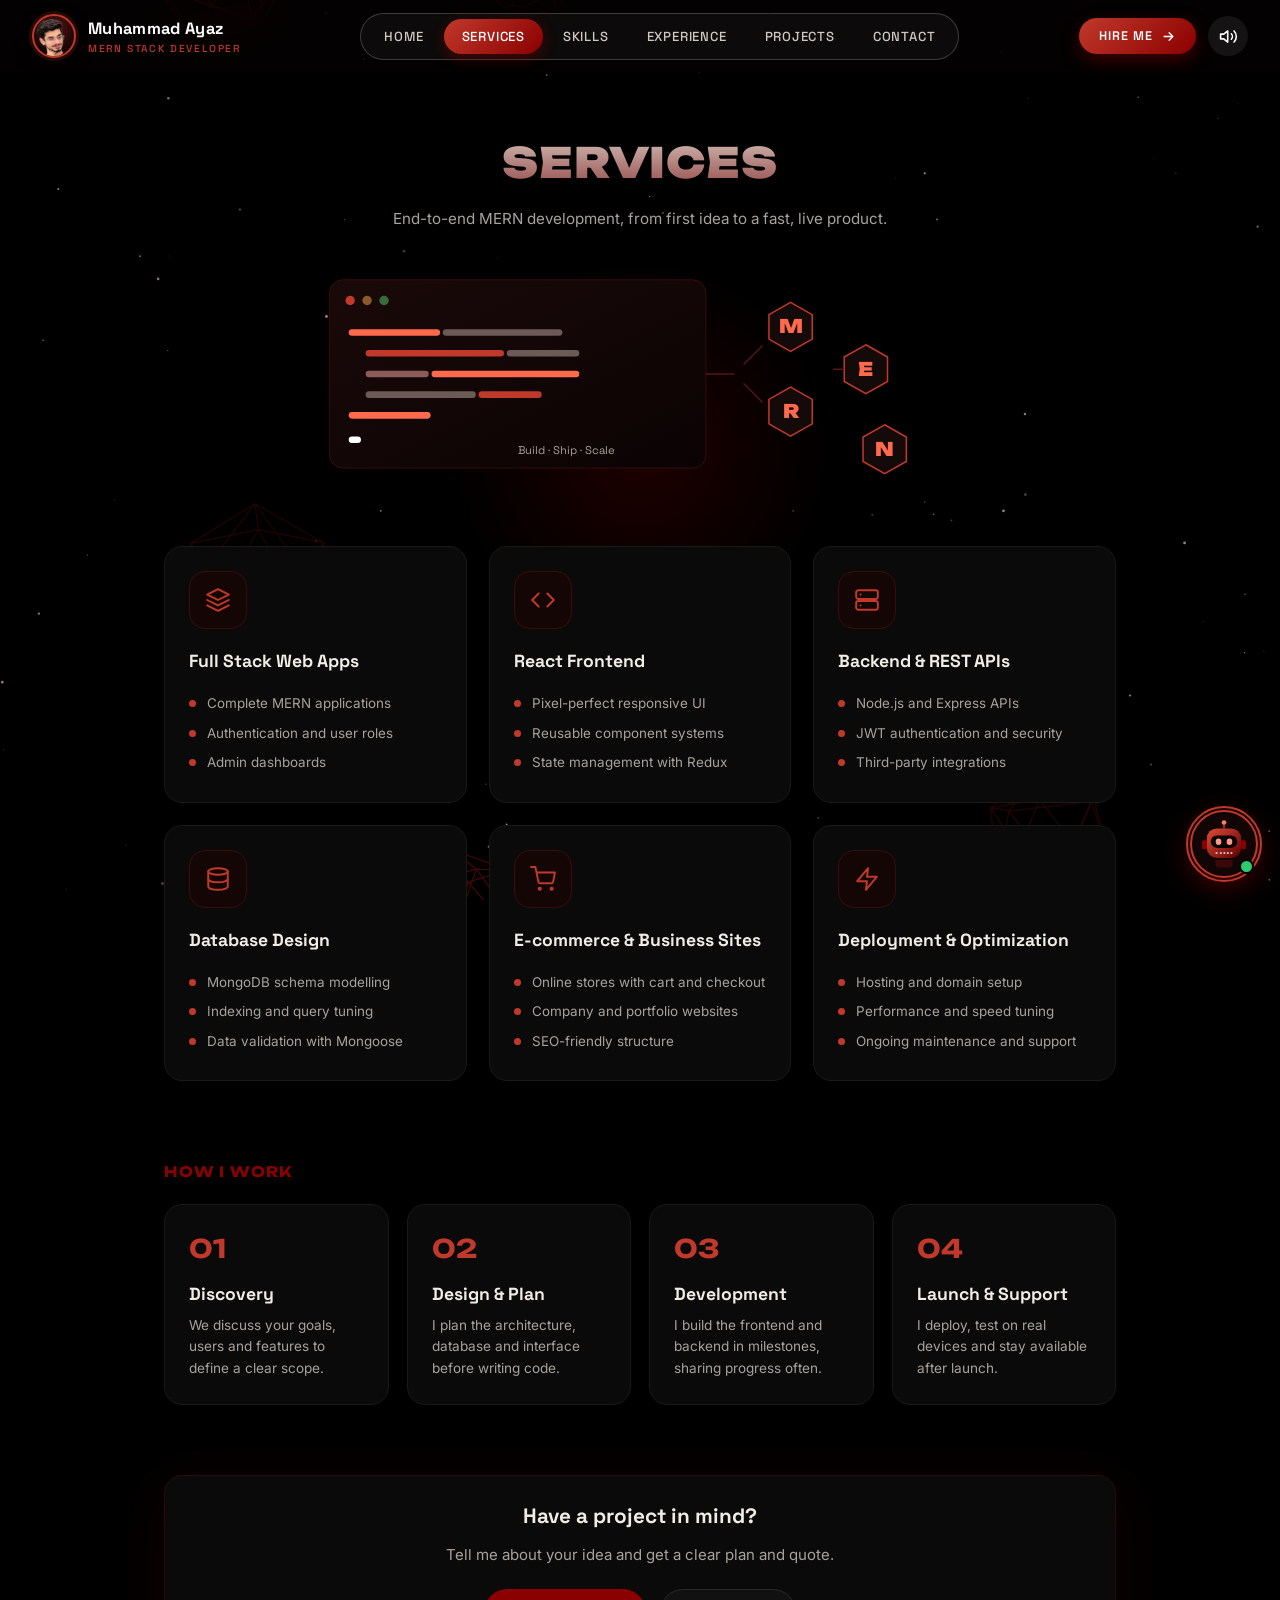
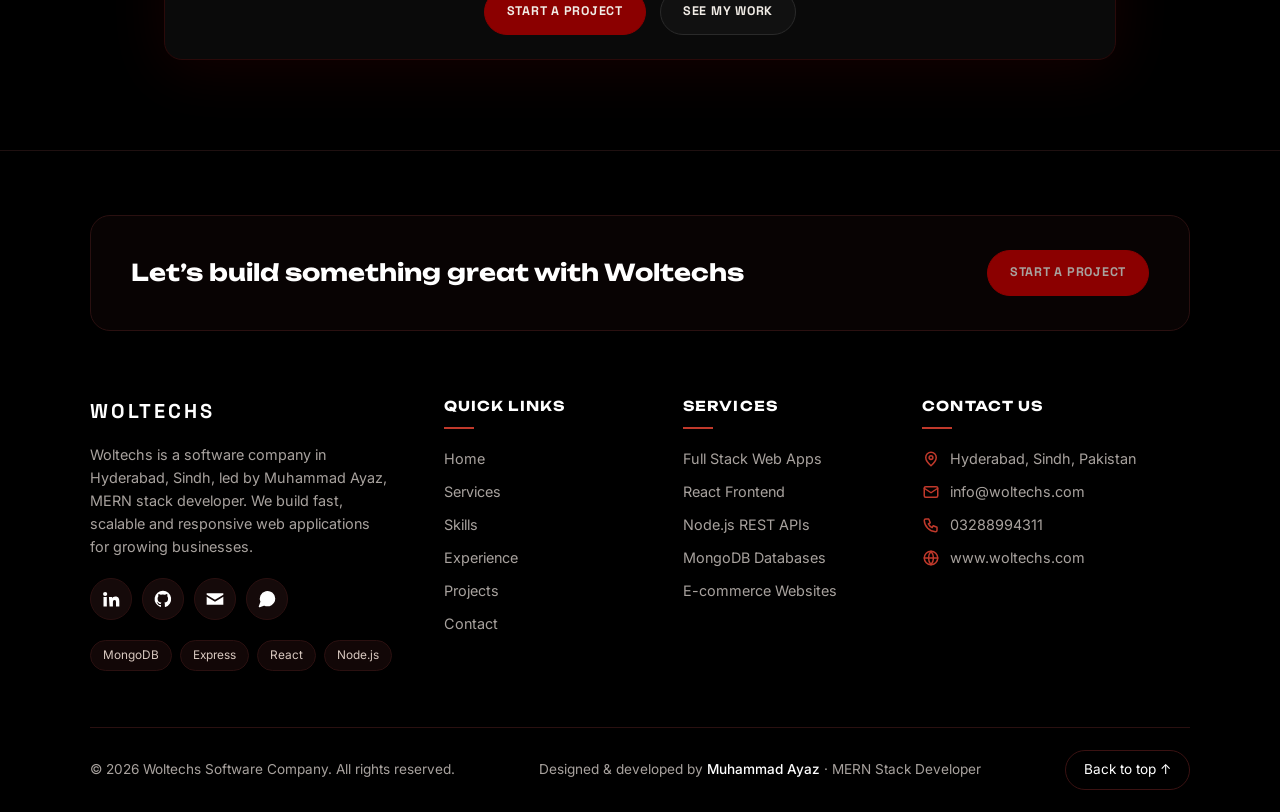
<file: Muhammad_Ayaz_Portfolio (2)/services.html>
<!DOCTYPE html>
<html lang="en"><head><meta charset="UTF-8"><meta name="viewport" content="width=device-width, initial-scale=1">
<title>Services | Muhammad Ayaz - MERN Stack Developer</title>
<meta name="description" content="Muhammad Ayaz - Founder / CEO of Woltechs Software Company, Hyderabad, Sindh. MERN stack developer building fast, scalable and responsive web applications.">
<link rel="preconnect" href="https://fonts.googleapis.com"><link rel="preconnect" href="https://fonts.gstatic.com" crossorigin>
<link href="https://fonts.googleapis.com/css2?family=Unbounded:wght@600;800;900&family=Space+Grotesk:wght@400;500;700&family=Inter:wght@400;500&display=swap" rel="stylesheet">
<link rel="stylesheet" href="style.css"></head>
<body class="inner" data-page="services">
<section class="sec"><h2 class="title rv">Services</h2><p class="lead rv">End-to-end MERN development, from first idea to a fast, live product.</p><div class="grid3"><div class="card svc rv" style="transition-delay:0.0s"><div class="ico"><svg class="ic" viewBox="0 0 24 24"><path d="m12 2 10 5-10 5L2 7z"/><path d="m2 12 10 5 10-5"/><path d="m2 17 10 5 10-5"/></svg></div><h3>Full Stack Web Apps</h3><ul><li>Complete MERN applications</li><li>Authentication and user roles</li><li>Admin dashboards</li></ul></div><div class="card svc rv" style="transition-delay:0.08s"><div class="ico"><svg class="ic" viewBox="0 0 24 24"><path d="m16 18 6-6-6-6"/><path d="m8 6-6 6 6 6"/></svg></div><h3>React Frontend</h3><ul><li>Pixel-perfect responsive UI</li><li>Reusable component systems</li><li>State management with Redux</li></ul></div><div class="card svc rv" style="transition-delay:0.16s"><div class="ico"><svg class="ic" viewBox="0 0 24 24"><rect x="2" y="3" width="20" height="8" rx="2"/><rect x="2" y="13" width="20" height="8" rx="2"/><path d="M6 7h.01M6 17h.01"/></svg></div><h3>Backend &amp; REST APIs</h3><ul><li>Node.js and Express APIs</li><li>JWT authentication and security</li><li>Third-party integrations</li></ul></div><div class="card svc rv" style="transition-delay:0.24s"><div class="ico"><svg class="ic" viewBox="0 0 24 24"><ellipse cx="12" cy="5" rx="9" ry="3"/><path d="M3 5v14c0 1.7 4 3 9 3s9-1.3 9-3V5"/><path d="M3 12c0 1.7 4 3 9 3s9-1.3 9-3"/></svg></div><h3>Database Design</h3><ul><li>MongoDB schema modelling</li><li>Indexing and query tuning</li><li>Data validation with Mongoose</li></ul></div><div class="card svc rv" style="transition-delay:0.32s"><div class="ico"><svg class="ic" viewBox="0 0 24 24"><circle cx="9" cy="21" r="1"/><circle cx="20" cy="21" r="1"/><path d="M1 1h4l2.7 13.4a2 2 0 0 0 2 1.6h9.7a2 2 0 0 0 2-1.6L23 6H6"/></svg></div><h3>E-commerce &amp; Business Sites</h3><ul><li>Online stores with cart and checkout</li><li>Company and portfolio websites</li><li>SEO-friendly structure</li></ul></div><div class="card svc rv" style="transition-delay:0.4s"><div class="ico"><svg class="ic" viewBox="0 0 24 24"><path d="M13 2 3 14h9l-1 8 10-12h-9z"/></svg></div><h3>Deployment &amp; Optimization</h3><ul><li>Hosting and domain setup</li><li>Performance and speed tuning</li><li>Ongoing maintenance and support</li></ul></div></div><h3 class="sub rv" style="margin-top:80px">How I work</h3><div class="steps"><div class="card step rv" style="transition-delay:0.0s"><b>01</b><h3>Discovery</h3><p>We discuss your goals, users and features to define a clear scope.</p></div><div class="card step rv" style="transition-delay:0.1s"><b>02</b><h3>Design &amp; Plan</h3><p>I plan the architecture, database and interface before writing code.</p></div><div class="card step rv" style="transition-delay:0.2s"><b>03</b><h3>Development</h3><p>I build the frontend and backend in milestones, sharing progress often.</p></div><div class="card step rv" style="transition-delay:0.30000000000000004s"><b>04</b><h3>Launch &amp; Support</h3><p>I deploy, test on real devices and stay available after launch.</p></div></div><div class="card cta glowc rv"><h3>Have a project in mind?</h3><p>Tell me about your idea and get a clear plan and quote.</p><div class="btns"><a class="btn red" href="contact.html">Start a project</a><a class="btn" href="projects.html">See my work</a></div></div></section>
<script src="app.js"></script></body></html>
</file>
<file: Muhammad_Ayaz_Portfolio (2)/style.css>
:root{--bg:#000;--card:#0a0a0a;--red:#8b0000;--red2:#c0392b;--text:#f1ece6;--mute:#a8a29e}
*{margin:0;padding:0;box-sizing:border-box}
html{scroll-behavior:smooth;scroll-padding-top:80px}
body{background:var(--bg);color:var(--text);font-family:'Inter',sans-serif;overflow-x:hidden;line-height:1.6}
a{color:inherit;text-decoration:none}
#fx{position:fixed;inset:0;width:100%;height:100%;z-index:0;pointer-events:none}
#glow{position:fixed;width:420px;height:420px;border-radius:50%;background:radial-gradient(circle,rgba(139,0,0,.22),transparent 65%);transform:translate(-50%,-50%);pointer-events:none;z-index:0;left:50%;top:50%}
section,header.nav,footer{position:relative;z-index:1}
.nav{position:fixed;top:0;left:0;right:0;display:flex;justify-content:space-between;align-items:center;padding:22px 36px;z-index:50}
.logo{font-family:'Space Grotesk';font-weight:700;letter-spacing:.2em;font-size:1.2rem}
.year{font-family:'Unbounded';font-weight:800;font-size:1.3rem}
.menu{display:flex;gap:6px;padding:10px 22px;border:1px solid #222;border-radius:50px;background:rgba(5,5,5,.7);backdrop-filter:blur(10px)}
.menu a{font-family:'Space Grotesk';font-weight:500;font-size:.85rem;letter-spacing:.08em;text-transform:uppercase;padding:6px 14px;color:var(--mute);position:relative;transition:color .3s}
.menu a:hover,.menu a.active{color:#fff}
.menu a::after{content:"";position:absolute;left:14px;right:14px;bottom:0;height:2px;background:var(--red2);transform:scaleX(0);transition:transform .3s}
.menu a.active::after{transform:scaleX(1)}
.burger{display:none;background:none;border:0;color:#fff;font-size:1.6rem;cursor:pointer}
#home{min-height:100vh;display:flex;align-items:center;justify-content:center;overflow:hidden;padding:100px 36px 60px}
.big{position:absolute;top:50%;left:50%;transform:translate(-50%,-62%);font-family:'Unbounded';font-weight:900;font-size:clamp(3rem,15vw,15rem);letter-spacing:-.02em;line-height:1;white-space:nowrap;perspective:800px;transition:opacity 1s,filter 1s,transform 1.1s}
.big span{display:inline-block;opacity:0;background:linear-gradient(180deg,#d4c8c0 0%,#6b3a3a 85%);-webkit-background-clip:text;background-clip:text;color:transparent;animation:letter .9s cubic-bezier(.2,.8,.2,1) forwards}
@keyframes letter{from{opacity:0;transform:translateY(90px) rotateX(-75deg);filter:blur(12px)}to{opacity:.9;transform:none;filter:blur(0)}}
.big.gone{opacity:0;filter:blur(22px);transform:translate(-50%,-62%) scale(1.25)}
.big.hid{display:none}
.photo{position:relative;z-index:2;width:min(430px,72vw);aspect-ratio:4/5;display:flex;align-items:flex-end;justify-content:center;animation:rise 1.3s 2.7s cubic-bezier(.2,.8,.2,1) both;-webkit-mask-image:linear-gradient(#000 80%,transparent);mask-image:linear-gradient(#000 80%,transparent)}
.photo img{width:100%;height:100%;object-fit:cover;object-position:top;mix-blend-mode:screen;filter:drop-shadow(0 0 40px rgba(139,0,0,.5))}
@keyframes rise{from{opacity:0;transform:translateY(60px)}to{opacity:1;transform:none}}
@keyframes fade{from{opacity:0;transform:translateY(24px)}to{opacity:1;transform:none}}
@keyframes fo{from{opacity:0}to{opacity:1}}
.side{position:absolute;z-index:3;max-width:360px;animation:fade 1.2s 3.3s both}
.side.l{left:6%;bottom:18%}.side.r{right:6%;bottom:18%;text-align:right}
.side h2{font-family:'Space Grotesk';font-weight:700;font-size:clamp(1.4rem,2.6vw,2.4rem);letter-spacing:.03em;text-transform:uppercase;line-height:1.1}
.side h3{font-family:'Space Grotesk';color:var(--red);font-weight:500;letter-spacing:.14em;font-size:1.15rem;margin:6px 0 12px;text-transform:uppercase}
.side p{color:var(--mute);font-size:1rem}.side h2 span{color:var(--red)}
.nav,.tag,.scroll,.social{animation:fo 1s 3.4s both}
.tag{position:absolute;left:36px;bottom:28px;font-family:'Space Grotesk';letter-spacing:.15em;color:var(--mute);font-size:.9rem;z-index:3}
.scroll{position:absolute;right:36px;bottom:24px;z-index:3;font-size:.7rem;letter-spacing:.25em;color:var(--mute);display:flex;flex-direction:column;align-items:center;gap:8px}
.mouse{width:24px;height:38px;border:2px solid #777;border-radius:14px;position:relative}
.mouse::after{content:"";position:absolute;left:50%;top:7px;width:3px;height:7px;margin-left:-1.5px;background:#fff;border-radius:2px;animation:wheel 1.6s infinite}
@keyframes wheel{0%{opacity:1;transform:translateY(0)}100%{opacity:0;transform:translateY(12px)}}
.social{position:absolute;bottom:26px;left:50%;transform:translateX(-50%);z-index:4;display:flex;gap:12px;padding:10px 16px;border:1px solid #222;border-radius:50px;background:rgba(10,10,10,.8);backdrop-filter:blur(8px)}
.social a,.pill a{width:46px;height:46px;display:grid;place-items:center;border-radius:50%;background:#161616;transition:.3s}
.social a:hover{background:var(--red);transform:translateY(-4px)}
svg.i{width:20px;height:20px;fill:currentColor}
.sec{padding:110px 24px;max-width:1000px;margin:0 auto}
.title{font-family:'Unbounded';font-weight:900;text-align:center;font-size:clamp(2.2rem,6vw,4.4rem);letter-spacing:.02em;text-transform:uppercase;background:linear-gradient(180deg,#d9c9c0,#8c3b3b);-webkit-background-clip:text;background-clip:text;color:transparent;margin-bottom:56px}
.card{background:var(--card);border:1px solid #1a1a1a;border-radius:18px;padding:28px;transition:transform .3s,border-color .3s,box-shadow .3s}
.card:hover{border-color:#3a0d0d;box-shadow:0 0 40px rgba(139,0,0,.18)}
.glowc{border-color:#2a0a0a;box-shadow:0 10px 60px rgba(139,0,0,.15)}
.sub{font-family:'Unbounded';color:var(--red);font-size:1.05rem;letter-spacing:.06em;text-transform:uppercase;margin:44px 0 18px}
.card h3{font-family:'Space Grotesk';font-weight:700;font-size:1.4rem}
.card .meta{color:var(--mute);font-size:.88rem;margin:4px 0 16px}
.card p{color:#cfcac4}
.rv{opacity:0;transform:translateY(40px);transition:opacity .9s,transform .9s cubic-bezier(.2,.8,.2,1)}
.rv.in{opacity:1;transform:none}
.intro h3{font-size:1.9rem}.intro p{color:var(--mute);font-size:1.05rem;margin-top:12px}
.tl{display:grid;grid-template-columns:1fr 1fr;gap:60px;margin-top:70px}
.tl h3{font-family:'Space Grotesk';font-size:1.5rem;margin-bottom:28px}
.item{position:relative;padding:0 0 30px 24px;border-left:1px solid #3a0d0d}
.item::before{content:"";position:absolute;left:-7px;top:4px;width:13px;height:13px;border-radius:50%;background:var(--red);box-shadow:0 0 12px var(--red)}
.tl .edu .item::before{background:#f1ece6;box-shadow:0 0 12px #fff4}
.item h4{font-family:'Space Grotesk';font-size:1.1rem}
.item time{display:block;color:var(--red2);font-size:.8rem;margin:2px 0 8px}
.item p{color:var(--mute);font-size:.9rem}
.skills{display:grid;grid-template-columns:5fr 7fr;gap:28px}
.skills h3{font-size:1.5rem}
.core{color:var(--red2);font-family:'Space Grotesk';font-size:1.25rem;font-weight:500;margin:12px 0 20px}
.skills h5{font-size:.8rem;letter-spacing:.05em;margin-bottom:8px}
.card ul{margin:12px 0 0 20px;color:var(--mute);font-size:.92rem}.card li{margin-bottom:6px}
.two{display:grid;grid-template-columns:1fr 1fr;gap:20px}
.two .card{padding:22px}.two h3{font-size:1.05rem}.two .meta{font-size:.78rem;margin-bottom:12px}.two p{font-size:.85rem}
.pill{width:fit-content;max-width:100%;margin:70px auto 0;display:flex;align-items:center;gap:14px;padding:12px 24px;border:1px solid #1c1c1c;border-radius:16px;background:#0a0a0a;font-family:'Space Grotesk';font-size:.72rem;letter-spacing:.14em;text-transform:uppercase;color:var(--mute);font-weight:700}
.pill a{background:none;width:30px;height:30px;color:#fff}.pill a:hover{color:var(--red2)}
.contact{max-width:620px;margin:0 auto;text-align:center;padding:40px}
.contact h3{font-size:1.7rem;margin-bottom:16px}.contact p{color:var(--mute);margin-bottom:28px}
.btns{display:flex;gap:14px;justify-content:center;flex-wrap:wrap}
.btn{display:inline-flex;align-items:center;gap:10px;padding:14px 24px;border-radius:50px;font-family:'Space Grotesk';font-weight:700;letter-spacing:.06em;font-size:.88rem;text-transform:uppercase;transition:.3s;border:1px solid #2a2a2a;background:#111}
.btn.red{background:var(--red);border-color:var(--red)}
.btn:hover{transform:translateY(-4px);box-shadow:0 10px 30px rgba(139,0,0,.4)}
.grid3{display:grid;grid-template-columns:repeat(3,1fr);gap:22px}
.svc{position:relative;overflow:hidden}
.svc::before{content:"";position:absolute;inset:0;background:radial-gradient(circle at 0 0,rgba(139,0,0,.35),transparent 55%);opacity:0;transition:opacity .4s}
.svc:hover::before{opacity:1}.svc:hover{transform:translateY(-8px)}
.svc>*{position:relative}.svc h3{font-size:1.1rem;margin:18px 0 8px}.svc p{font-size:.9rem;color:var(--mute)}
.ico{width:58px;height:58px;display:grid;place-items:center;border-radius:16px;background:#150606;border:1px solid #3a0d0d;color:var(--red2);transition:.4s}
.ic{width:26px;height:26px;fill:none;stroke:currentColor;stroke-width:1.8;stroke-linecap:round;stroke-linejoin:round}
.svc:hover .ico{background:var(--red);color:#fff;transform:rotate(-8deg) scale(1.1);box-shadow:0 0 28px rgba(192,57,43,.6)}
.btn .ic,.ft-soc .ic{width:20px;height:20px}
.tech{display:grid;grid-template-columns:repeat(auto-fill,minmax(92px,1fr));gap:14px;margin-top:22px}
.tile{display:flex;flex-direction:column;align-items:center;gap:8px;padding:16px 6px;border:1px solid #3a0d0d;background:#120505;border-radius:16px;font-size:.75rem;color:#ddd;animation:float 4s ease-in-out var(--d) infinite;transition:border-color .3s,box-shadow .3s,background .3s}
.tile img{width:40px;height:40px}.tile img.inv{filter:invert(1)}
.tile:hover{border-color:var(--red2);background:#1d0707;box-shadow:0 0 26px rgba(192,57,43,.45)}
.tile:hover img{animation:spin .8s}
@keyframes float{50%{transform:translateY(-7px)}}
@keyframes spin{to{transform:rotateY(360deg) scale(1.15)}}
.ft{border-top:1px solid #1c0a0a;background:linear-gradient(#000,#0a0303);padding:70px 24px 0;color:var(--mute)}
.ft-in{max-width:1100px;margin:0 auto;display:grid;grid-template-columns:1.6fr 1fr 1fr 1.4fr;gap:40px}
.ft h4{font-family:'Unbounded';color:#fff;font-size:.85rem;margin-bottom:18px}
.ft-in a,.ft-in span{display:block;font-size:.9rem;margin-bottom:10px;transition:color .3s;word-break:break-word}
.ft-in .logo{color:#fff}.ft-in a:hover{color:var(--red2)}
.ft-p{margin:16px 0 20px;font-size:.9rem;max-width:300px}
.ft-soc{display:flex;gap:10px}.ft-soc a{width:42px;height:42px;display:grid;place-items:center;border-radius:50%;background:#150a0a;border:1px solid #2a1010;color:#fff;margin:0}
.ft-soc a:hover{background:var(--red);transform:translateY(-4px);color:#fff}
.ft-bot{max-width:1100px;margin:50px auto 0;padding:22px 0;border-top:1px solid #1a1010;display:flex;justify-content:space-between;flex-wrap:wrap;gap:10px;font-size:.85rem}
.ft-bot .top{color:#fff}.ft-bot .top:hover{color:var(--red2)}
:focus-visible{outline:2px solid var(--red2);outline-offset:3px}
@media(max-width:1000px){.menu a{padding:6px 9px;font-size:.78rem}}
@media(max-width:900px){
.menu{display:none;position:absolute;top:70px;left:20px;right:20px;flex-direction:column;border-radius:20px;text-align:center}
.menu.open{display:flex}.burger{display:block}.year{display:none}.nav{padding:18px 20px}
.side{position:static;max-width:100%;text-align:left!important;margin-top:20px}
#home{flex-direction:column;padding-top:110px;padding-bottom:140px}
.big{top:34%}.tag,.scroll{display:none}
.tl,.skills,.two{grid-template-columns:1fr}.tl{gap:40px}
.grid3{grid-template-columns:1fr 1fr}.ft-in{grid-template-columns:1fr 1fr}}
@media(max-width:600px){.grid3,.ft-in{grid-template-columns:1fr}.sec{padding:80px 18px}.ft-bot{justify-content:center;text-align:center}.logo{font-size:1rem}.pill{flex-wrap:wrap;justify-content:center}}
/*rm*/@media(prefers-reduced-motion:reduce){*{animation:none!important;transition:none!important}.rv{opacity:1;transform:none}.big{display:none}}
/* ---- multipage additions ---- */
.photo{aspect-ratio:576/950;width:min(400px,68vw,calc((100vh - 130px)*.606))}
.photo img{mix-blend-mode:normal;filter:drop-shadow(0 0 50px rgba(139,0,0,.55))}
body:not(.home) .nav{animation:none}
.nav{background:linear-gradient(#000 30%,transparent)}
.right{display:flex;align-items:center;gap:14px}
.snd{width:42px;height:42px;border-radius:50%;border:1px solid #2a1010;background:#120808;color:#fff;display:grid;place-items:center;cursor:pointer;transition:.3s}
.snd:hover{background:var(--red)}.snd svg{width:19px;height:19px;fill:none;stroke:currentColor;stroke-width:2;stroke-linecap:round;stroke-linejoin:round}
.snd .off{display:none}.snd.mute .on{display:none}.snd.mute .off{display:block}.snd.mute{color:#777}
#wipe{position:fixed;inset:0;background:#000;z-index:300;pointer-events:none;animation:wipeOut .7s .05s cubic-bezier(.7,0,.2,1) forwards;border-bottom:3px solid var(--red2)}
@keyframes wipeOut{to{transform:translateY(-101%)}}
.leave #wipe{animation:wipeIn .28s ease-in forwards}
@keyframes wipeIn{from{transform:translateY(101%)}to{transform:none}}
.inner .sec:first-of-type{padding-top:150px}
.lead{text-align:center;color:var(--mute);max-width:640px;margin:-30px auto 50px}
.grid2{display:grid;grid-template-columns:1fr 1fr;gap:22px}
.svc ul{list-style:none;margin:14px 0 0;padding:0}.svc li{font-size:.84rem;color:var(--mute);padding:4px 0 4px 18px;position:relative;margin:0}
.svc li::before{content:"";position:absolute;left:0;top:11px;width:7px;height:7px;border-radius:50%;background:var(--red2)}
.steps{display:grid;grid-template-columns:repeat(4,1fr);gap:18px;margin-top:20px}
.step b{font-family:'Unbounded';color:var(--red2);font-size:1.6rem}.step h3{font-size:1.05rem;margin:10px 0 6px}.step p{font-size:.85rem;color:var(--mute)}
.cta{margin-top:70px;text-align:center;padding:44px 24px}.cta h3{font-size:1.6rem;margin-bottom:10px}.cta p{color:var(--mute);margin-bottom:22px}
.chips{display:flex;flex-wrap:wrap;gap:10px;margin-top:14px}
.chips span{padding:6px 14px;border:1px solid #3a0d0d;background:#120505;border-radius:50px;font-size:.78rem;transition:.3s}
.chips span:hover{background:var(--red);transform:translateY(-3px)}
.cat{margin-bottom:26px}.cat>h3{margin-bottom:4px}.cat .meta{margin-bottom:0}
.pcard h3{margin-top:4px}.pcard .tag2{display:inline-block;font-size:.72rem;letter-spacing:.1em;text-transform:uppercase;color:var(--red2);font-family:'Space Grotesk';font-weight:700}
.form{display:grid;gap:14px;text-align:left}
.form label{font-size:.8rem;color:var(--mute);display:block;margin-bottom:6px;font-family:'Space Grotesk';letter-spacing:.05em}
.form input,.form select,.form textarea{width:100%;background:#0e0707;border:1px solid #2a1212;border-radius:12px;padding:13px 15px;color:#fff;font:inherit;font-size:.95rem;transition:border-color .3s,box-shadow .3s}
.form input:focus,.form select:focus,.form textarea:focus{outline:0;border-color:var(--red2);box-shadow:0 0 0 3px rgba(192,57,43,.2)}
.form textarea{min-height:140px;resize:vertical}.form button{border:0;cursor:pointer;justify-content:center}
.info{display:flex;gap:16px;align-items:center;padding:20px;margin-bottom:16px}
.info .ico{flex:none}.info h3{font-size:1rem}.info a,.info p{font-size:.92rem;color:var(--mute);word-break:break-all;margin:0}.info a:hover{color:#fff}
.toast{position:fixed;left:50%;bottom:30px;transform:translate(-50%,120px);background:#1a0707;border:1px solid var(--red);padding:12px 22px;border-radius:50px;z-index:400;transition:.4s}.toast.on{transform:translate(-50%,0)}
/* chatbot */
.cb-btn{position:fixed;right:22px;bottom:22px;width:68px;height:68px;border-radius:50%;border:2px solid var(--red2);padding:0;cursor:pointer;z-index:120;background:#120505 center/cover;box-shadow:0 8px 30px rgba(139,0,0,.55);transition:transform .3s}
.cb-btn:hover{transform:scale(1.08)}.cb-btn::before{content:"";position:absolute;inset:-6px;border-radius:50%;border:2px solid var(--red2);animation:ring 2.2s infinite}
@keyframes ring{from{transform:scale(.95);opacity:.8}to{transform:scale(1.35);opacity:0}}
.cb-btn i{position:absolute;right:2px;bottom:2px;width:15px;height:15px;border-radius:50%;background:#2ecc71;border:2px solid #000}
.cb-tip{position:fixed;right:104px;bottom:36px;background:#fff;color:#111;padding:10px 16px;border-radius:14px 14px 4px 14px;font-size:.85rem;z-index:119;max-width:220px;box-shadow:0 10px 30px rgba(0,0,0,.5);opacity:0;transform:translateY(10px);transition:.5s;pointer-events:none}.cb-tip.on{opacity:1;transform:none}
.cb-win{position:fixed;right:22px;bottom:104px;width:380px;max-width:calc(100vw - 24px);height:560px;max-height:calc(100vh - 130px);background:#0a0606;border:1px solid #3a0d0d;border-radius:20px;z-index:121;display:flex;flex-direction:column;overflow:hidden;box-shadow:0 20px 80px rgba(0,0,0,.8),0 0 50px rgba(139,0,0,.3);opacity:0;transform:translateY(24px) scale(.96);pointer-events:none;transform-origin:bottom right;transition:.35s cubic-bezier(.2,.8,.2,1)}
.cb-win.on{opacity:1;transform:none;pointer-events:auto}
.cb-h{display:flex;align-items:center;gap:12px;padding:14px 16px;background:linear-gradient(135deg,#4a0808,#1a0505);border-bottom:1px solid #3a0d0d}
.cb-av{width:44px;height:44px;border-radius:50%;background:#120505 center top/cover;border:2px solid var(--red2);flex:none}
.cb-h b{display:block;font-family:'Space Grotesk';font-size:.98rem;line-height:1.2}.cb-h small{color:#9fe3b4;font-size:.74rem}
.cb-x{margin-left:auto;background:none;border:0;color:#fff;font-size:1.5rem;cursor:pointer;line-height:1}
.cb-m{flex:1;overflow-y:auto;padding:16px;display:flex;flex-direction:column;gap:12px;scroll-behavior:smooth}
.msg{max-width:84%;padding:10px 14px;border-radius:16px;font-size:.88rem;line-height:1.5;animation:pop .3s both}
@keyframes pop{from{opacity:0;transform:translateY(8px) scale(.97)}}
.msg.b{background:#1a0d0d;border:1px solid #2a1212;border-bottom-left-radius:4px;align-self:flex-start;color:#e8e0da}
.msg.u{background:var(--red);border-bottom-right-radius:4px;align-self:flex-end}
.msg a{color:#ff8a7a;text-decoration:underline}
.dots{display:flex;gap:5px;padding:14px}.dots i{width:7px;height:7px;border-radius:50%;background:#777;animation:bl 1s infinite}.dots i:nth-child(2){animation-delay:.15s}.dots i:nth-child(3){animation-delay:.3s}
@keyframes bl{50%{transform:translateY(-5px);background:#fff}}
.cb-q{display:flex;gap:8px;flex-wrap:wrap;padding:0 16px 12px}
.cb-q button{background:#150808;border:1px solid #3a0d0d;color:#eee;border-radius:50px;padding:6px 13px;font-size:.78rem;cursor:pointer;transition:.25s;font-family:inherit}.cb-q button:hover{background:var(--red)}
.cb-f{display:flex;gap:10px;padding:12px;border-top:1px solid #2a1212;background:#0d0707}
.cb-f input{flex:1;background:#150a0a;border:1px solid #2a1212;border-radius:50px;padding:11px 16px;color:#fff;font:inherit;font-size:.9rem;min-width:0}.cb-f input:focus{outline:0;border-color:var(--red2)}
.cb-f button{width:44px;height:44px;border-radius:50%;border:0;background:var(--red);color:#fff;cursor:pointer;display:grid;place-items:center;flex:none;transition:.3s}.cb-f button:hover{background:var(--red2)}.cb-f svg{width:19px;height:19px;fill:currentColor}
@media(max-width:900px){.steps{grid-template-columns:1fr 1fr}.grid2{grid-template-columns:1fr}.inner .sec:first-of-type{padding-top:120px}.photo{width:min(340px,70vw)}}
@media(max-width:600px){.steps{grid-template-columns:1fr}.cb-win{right:12px;bottom:92px;height:calc(100vh - 110px)}.cb-btn{right:14px;bottom:14px;width:60px;height:60px}.cb-tip{right:84px;bottom:26px}}

/*final*/
body{font-size:15px}
.nav{animation:none!important;padding:12px 28px;background:rgba(0,0,0,.78);backdrop-filter:blur(14px);-webkit-backdrop-filter:blur(14px);border-bottom:1px solid #1c0a0a}
.logo{font-size:1rem;letter-spacing:.16em}.menu{padding:6px 14px}.menu a{font-size:.76rem;padding:6px 12px}.menu a::after{left:12px;right:12px}.year{font-size:1rem}
.big{font-size:clamp(2.4rem,11vw,9rem)}
.title{font-size:clamp(1.7rem,4vw,2.6rem);margin-bottom:40px}.lead{font-size:.95rem;margin-bottom:40px}
.sec{padding:90px 24px}.inner .sec:first-of-type{padding-top:120px}
.side h2{font-size:clamp(1.05rem,1.8vw,1.5rem)}.side h3{font-size:.95rem}.side p{font-size:.9rem}
.wl{display:inline-block;margin-top:12px;color:var(--red2);font-weight:500;font-size:.9rem;border-bottom:1px solid #5a1515}.wl:hover{color:#fff}.wl2{font-size:.82rem!important;margin-top:6px}
.side.r .wl{margin-left:auto}
.card{padding:24px}.card h3{font-size:1.1rem}.intro h3{font-size:1.45rem}.sub{font-size:.9rem}.contact h3{font-size:1.35rem}.cta h3{font-size:1.3rem}.core{font-size:1.05rem}.skills h3{font-size:1.2rem}
.btn{font-size:.78rem;padding:12px 22px}.tl h3{font-size:1.25rem}
.ft-in .logo{font-size:1rem}
@media(min-width:1025px) and (max-width:1250px){.side{max-width:23vw}.side h2{font-size:1.05rem}.side p{font-size:.8rem}.side.l{left:3%}.side.r{right:3%}}
@media(max-width:1024px){
.menu{display:none;position:absolute;top:64px;left:16px;right:16px;flex-direction:column;border-radius:18px;text-align:center;background:rgba(8,4,4,.97);padding:10px}
.menu.open{display:flex}.burger{display:block}.year{display:none}
#home{flex-direction:column;justify-content:flex-start;padding:100px 20px 130px}
.photo{order:-1;width:min(300px,68vw)}.side{position:static;max-width:560px;text-align:center!important;margin-top:18px}.side.r .wl{margin:12px auto 0}
.tag,.scroll{display:none}.big{top:34%}
.tl,.skills,.two,.grid2{grid-template-columns:1fr}.grid3{grid-template-columns:1fr 1fr}.ft-in{grid-template-columns:1fr 1fr}}
@media(max-width:600px){.grid3,.ft-in,.steps{grid-template-columns:1fr}.sec{padding:64px 16px}.inner .sec:first-of-type{padding-top:100px}.nav{padding:10px 16px}.logo{font-size:.9rem;letter-spacing:.1em}.btns .btn{width:100%;justify-content:center}.card{padding:20px}.contact{padding:24px}.social{bottom:22px}}

/*v3*/
.nav{position:fixed!important;top:0!important;left:0;right:0;width:100%;z-index:1000}
.cb-btn{z-index:1100}.cb-tip{z-index:1099}.cb-win{z-index:1200}
.pj{padding:0;overflow:hidden}.pj-img{aspect-ratio:600/340;overflow:hidden;border-bottom:1px solid #1c0f0f;background:#120808}
.pj-img svg{width:100%;height:100%;display:block;transition:transform .7s}.pj:hover .pj-img svg{transform:scale(1.07)}
.pj-b{padding:22px}.pj-b h3{margin-top:4px}.pj-b p{font-size:.88rem;color:var(--mute);margin-top:8px}.pj-b ul{font-size:.84rem}
.pj-btns{display:flex;gap:10px;margin-top:18px;flex-wrap:wrap}.pj-btns .btn{padding:9px 18px;font-size:.74rem}
.pf{display:flex;gap:10px;justify-content:center;flex-wrap:wrap;margin-bottom:34px}
.pf button{background:#120808;border:1px solid #3a0d0d;color:#ddd;border-radius:50px;padding:8px 20px;font:500 .8rem 'Space Grotesk';letter-spacing:.06em;cursor:pointer;transition:.3s}
.pf button:hover{border-color:var(--red2)}.pf button.on{background:var(--red);border-color:var(--red);color:#fff}
/* live portrait */
.pwrap{position:relative;z-index:2;display:flex;justify-content:center;isolation:isolate}
.pwrap::before,.pwrap::after{content:"";position:absolute;left:50%;top:40%;width:75%;aspect-ratio:1;border-radius:50%;border:1px solid rgba(192,57,43,.4);transform:translate(-50%,-50%);z-index:-1;animation:ring2 4s infinite}
.pwrap::after{animation-delay:2s}
@keyframes ring2{from{transform:translate(-50%,-50%) scale(.7);opacity:.9}to{transform:translate(-50%,-50%) scale(1.45);opacity:0}}
.pwrap.talk::before,.pwrap.talk::after{animation-duration:1.6s;border-color:rgba(255,120,100,.6)}
.photo.live{transform-origin:50% 90%;animation:rise 1.3s 2.7s cubic-bezier(.2,.8,.2,1) both,breathe 5s 4s ease-in-out infinite}
@keyframes breathe{50%{transform:scale(1.018) translateY(-4px)}}
.pwrap.talk .photo.live{animation:rise 1.3s 2.7s both,talkb .7s ease-in-out infinite}
@keyframes talkb{0%,100%{transform:scale(1.02) rotate(0)}50%{transform:scale(1.035) rotate(.7deg) translateY(-3px)}}
.shine{position:absolute;inset:0;pointer-events:none;-webkit-mask:var(--img) center/100% 100% no-repeat;mask:var(--img) center/100% 100% no-repeat;background:linear-gradient(110deg,transparent 40%,rgba(255,255,255,.45) 50%,transparent 60%) 150% 0/250% 100% no-repeat;animation:shine 4.5s 5s infinite;mix-blend-mode:soft-light}
@keyframes shine{to{background-position:-100% 0}}
.pv{position:absolute;inset:0;width:100%;height:100%;object-fit:cover;opacity:0;pointer-events:none}
.photo.hasv .pv{opacity:1}.photo.hasv img[data-photo]{opacity:0}
.vp{position:absolute;left:50%;bottom:7%;transform:translateX(-50%);width:min(300px,90%);display:flex;align-items:center;gap:10px;padding:8px 14px 8px 8px;border-radius:50px;background:rgba(10,4,4,.8);backdrop-filter:blur(10px);-webkit-backdrop-filter:blur(10px);border:1px solid #3a0d0d;z-index:5;animation:fo 1s 3.6s both}
.vp-b{width:38px;height:38px;border-radius:50%;border:0;background:var(--red);color:#fff;display:grid;place-items:center;cursor:pointer;flex:none;transition:.3s}.vp-b:hover{background:var(--red2)}
.vp-b.idle{animation:pb 2s infinite}@keyframes pb{0%{box-shadow:0 0 0 0 rgba(192,57,43,.7)}100%{box-shadow:0 0 0 14px rgba(192,57,43,0)}}
.vp-b svg{width:16px;height:16px;fill:currentColor}
.vp-eq{display:flex;gap:3px;align-items:center;height:22px}.vp-eq i{width:3px;height:5px;background:var(--red2);border-radius:2px}
.talk .vp-eq i{animation:eq2 .55s ease-in-out infinite alternate}.vp-eq i:nth-child(2){animation-delay:.1s}.vp-eq i:nth-child(3){animation-delay:.2s}.vp-eq i:nth-child(4){animation-delay:.3s}.vp-eq i:nth-child(5){animation-delay:.4s}
@keyframes eq2{to{height:20px}}
.vp-t{flex:1;height:4px;background:#2a1212;border-radius:4px;overflow:hidden}.vp-t b{display:block;height:100%;width:0;background:var(--red2);transition:width .2s linear}
.vp-l{font-size:.7rem;color:var(--mute);font-family:'Space Grotesk';letter-spacing:.08em}
.vp-cap{position:absolute;left:50%;transform:translateX(-50%);bottom:calc(7% + 58px);width:min(340px,96%);text-align:center;font-size:.8rem;background:rgba(0,0,0,.72);padding:7px 12px;border-radius:10px;color:#fff;z-index:5;display:none}.talk .vp-cap{display:block}
/* AI avatar */
.cb-btn svg,.cb-av svg{width:100%;height:100%;display:block}.cb-btn svg{padding:7px}.cb-av{background:#1a0707;overflow:hidden}.cb-av svg{padding:3px}
.cb-btn{animation:bob 4s ease-in-out infinite}@keyframes bob{50%{transform:translateY(-5px)}}.cb-btn:hover{animation:none;transform:scale(1.08)}
.eye{transform-box:fill-box;transform-origin:center;animation:blink 4s infinite}@keyframes blink{0%,92%,100%{transform:scaleY(1)}96%{transform:scaleY(.1)}}
.ant{animation:antp 1.4s infinite}@keyframes antp{50%{opacity:.25}}
.mouth rect{transform-box:fill-box;transform-origin:center;transform:scaleY(.4)}
.talk .mouth rect{animation:mo .35s ease-in-out infinite alternate}.mouth rect:nth-child(2){animation-delay:.08s}.mouth rect:nth-child(3){animation-delay:.16s}.mouth rect:nth-child(4){animation-delay:.24s}.mouth rect:nth-child(5){animation-delay:.12s}
@keyframes mo{to{transform:scaleY(1.7)}}
.talk .eye{fill:#fff}
.cb-v{margin-left:auto;width:34px;height:34px;border-radius:50%;border:1px solid #5a1515;background:#220808;color:#fff;cursor:pointer;display:grid;place-items:center}.cb-v svg{width:17px;height:17px;fill:none;stroke:currentColor;stroke-width:2;stroke-linecap:round;stroke-linejoin:round}
.cb-v .off{display:none}.cb-v.mute .on{display:none}.cb-v.mute .off{display:block}.cb-v.mute{color:#888}.cb-x{margin-left:6px!important}
@media(max-width:1024px){.pwrap{order:-1}.vp{bottom:5%}}

/*v4*/
.photo img,.photo.live img{filter:none!important}
.pwrap::before,.pwrap::after{display:none!important}
body.home #glow{display:none}
.big{font-size:clamp(3rem,16vw,16rem)!important;scale:1 1.4}
.lmark{width:30px;height:30px;vertical-align:middle;margin-right:10px;display:inline-block;margin-top:-4px}
.nav::after{content:"";position:absolute;left:0;right:0;bottom:0;height:2px;background:linear-gradient(90deg,transparent,#c0392b,#ff8a70,#c0392b,transparent);background-size:200% 100%;animation:navflow 4s linear infinite}
@keyframes navflow{to{background-position:-200% 0}}
.pg-art{max-width:640px;margin:-10px auto 50px;animation:fo 1s both}.pg-art svg{width:100%;height:auto;display:block}
.pg-art .fl{animation:flo 4s ease-in-out infinite;transform-box:fill-box}@keyframes flo{50%{transform:translateY(-8px)}}
.pg-art .cur{animation:curb 1s steps(2) infinite}@keyframes curb{50%{opacity:0}}
.ft-art{position:relative;margin:-70px -24px 50px;height:190px}.ft-art svg{position:absolute;inset:0;width:100%;height:100%}
.ft-cta{position:relative;z-index:1;height:100%;display:flex;flex-direction:column;align-items:center;justify-content:center;gap:16px;text-align:center;padding:0 20px}
.ft-cta h3{font-family:'Unbounded';font-size:clamp(1rem,2.6vw,1.6rem);color:#fff}
.walk-stage{position:relative;height:clamp(320px,44vw,420px);overflow:hidden;display:flex;justify-content:center;align-items:flex-end;margin:0 auto 40px;padding-top:80px}
.walker{position:relative;width:clamp(170px,22vw,240px);transform:translateX(75vw)}
.walker img{display:block;width:100%;height:auto;-webkit-mask-image:linear-gradient(#000 85%,transparent);mask-image:linear-gradient(#000 85%,transparent);transform-origin:50% 100%}
.walk-stage.go .walker{animation:walkin 4.4s cubic-bezier(.3,.6,.4,1) forwards}
.walk-stage.go .walker img{animation:wstep .6s ease-in-out 7}
@keyframes walkin{to{transform:none}}
@keyframes wstep{0%,100%{transform:translateY(0) rotate(-1.8deg)}25%,75%{transform:translateY(-16px) rotate(0)}50%{transform:translateY(0) rotate(1.8deg)}}
.wbub{position:absolute;top:-60px;left:62%;white-space:nowrap;background:#fff;color:#111;font:700 1.05rem 'Space Grotesk';padding:11px 20px;border-radius:18px 18px 18px 4px;opacity:0;transform:scale(.4);transform-origin:0 100%}
.wbub::after{content:"";position:absolute;left:-10px;bottom:0;border:10px solid transparent;border-right-color:#fff;border-left:0}
.walk-stage.go .wbub{animation:wpop .5s 4.4s cubic-bezier(.3,1.6,.5,1) forwards}
@keyframes wpop{to{opacity:1;transform:none}}
@media(prefers-reduced-motion:reduce){.walker{transform:none!important}.wbub{opacity:1!important;transform:none!important}}

/*v5*/
.side.l{bottom:11%}.side.l .mern h2{font-size:clamp(1.8rem,3.2vw,3rem)}.side.l .mern h3{margin-bottom:0}
.side.l .wol{margin-top:34px;padding-top:22px;border-top:1px solid #2a1010}
.side.r .sd{font-size:clamp(1.8rem,3.2vw,3rem);margin-bottom:26px}

/*v6*/
.big{font-size:clamp(2.2rem,10.5vw,11rem)!important;scale:1 1.15}
.pj-stats{display:flex;gap:16px;margin:16px 0 8px;padding:12px 0;border-top:1px solid #1c0f0f;border-bottom:1px solid #1c0f0f}
.pj-stats div{flex:1}.pj-stats b{display:block;font:700 1.1rem 'Space Grotesk';color:#fff}.pj-stats span{font-size:.68rem;color:var(--mute);letter-spacing:.06em;text-transform:uppercase}
.pj-meta{font-size:.78rem;color:var(--mute);margin-bottom:12px}

/*v7 footer*/
.ft{border-top:1px solid #2a1010;background:radial-gradient(ellipse at 50% 0,#1a0606 0,#050101 70%)}
.ft-in{gap:48px}.ft-in .logo{font-size:1.25rem;letter-spacing:.14em}
.ft h4{position:relative;padding-bottom:12px;letter-spacing:.08em;text-transform:uppercase}
.ft h4::after{content:"";position:absolute;left:0;bottom:0;width:30px;height:2px;background:var(--red2)}
.ft-in > div > a:not(.logo):not(.ft-c):hover{padding-left:6px}.ft-in a{transition:color .3s,padding .3s}
.ft-in .ft-c{display:flex;gap:10px;align-items:flex-start}
.ft-c svg{width:18px;height:18px;flex:none;margin-top:3px;fill:none;stroke:var(--red2);stroke-width:2;stroke-linecap:round;stroke-linejoin:round}
.ft-stack{display:flex;flex-wrap:wrap;gap:8px;margin-top:20px}
.ft-in .ft-stack span{display:inline-block;margin:0;padding:5px 12px;border:1px solid #2a1010;border-radius:50px;font-size:.74rem;color:#d9c9c0;background:#120707}
.ft-bot{align-items:center;border-top:1px solid #2a1010}
.ft-by b{color:#fff;font-weight:500}
.ft-bot .top{padding:8px 18px;border:1px solid #3a1212;border-radius:50px;transition:.3s}.ft-bot .top:hover{background:var(--red);border-color:var(--red);color:#fff}
@media(max-width:600px){.ft-art{margin-left:-16px;margin-right:-16px}.ft-in{gap:34px}}

/*v8 clean footer*/
.ft{background:#000!important;border-top:1px solid #1f1010;padding:64px 24px 0}
.ft-art{height:auto;max-width:1100px;margin:0 auto 64px;border:1px solid #2a1010;border-radius:20px;background:#080303;padding:34px 40px}
.ft-cta{height:auto;flex-direction:row;justify-content:space-between;text-align:left;gap:24px;padding:0}
.ft-cta h3{font-size:clamp(1.05rem,2.2vw,1.45rem);line-height:1.3}
.ft-cta .btn{flex:none}
.ft-in{padding-bottom:6px}
@media(max-width:700px){.ft-art{padding:26px 22px;margin:0 0 48px}.ft-cta{flex-direction:column;align-items:flex-start}.ft-cta .btn{width:100%;justify-content:center;text-align:center}}

/*v8 professional header*/
header.nav{position:fixed!important;top:0!important;left:0;right:0;width:100%;z-index:1000;padding:0!important;display:block;background:rgba(6,3,3,.55)!important;backdrop-filter:blur(18px) saturate(1.4);-webkit-backdrop-filter:blur(18px) saturate(1.4);border-bottom:1px solid rgba(255,255,255,.06)!important;transition:background .3s,box-shadow .3s}
header.nav.scrolled{background:rgba(6,3,3,.88)!important;box-shadow:0 10px 30px rgba(0,0,0,.45)}
header.nav::after{height:1px!important;animation:none!important;background:linear-gradient(90deg,transparent,rgba(192,57,43,.7),transparent)!important;opacity:.8}
.nav-in{max-width:1280px;margin:0 auto;height:72px;padding:0 32px;display:flex;align-items:center;justify-content:space-between;gap:24px}
header.nav .logo{display:flex;align-items:center;gap:12px;letter-spacing:0;font-size:1rem}
header.nav .lmark{width:38px;height:38px;margin:0;vertical-align:baseline;filter:drop-shadow(0 4px 10px rgba(192,57,43,.35))}
.lt{display:flex;flex-direction:column;line-height:1.15}
.lt b{font:700 1.02rem 'Space Grotesk',sans-serif;letter-spacing:.02em;color:#fff}
.lt small{font:500 .64rem 'Space Grotesk',sans-serif;letter-spacing:.16em;text-transform:uppercase;color:var(--red2);margin-top:3px}
header.nav .menu{display:flex;gap:4px;padding:0;border:0;border-radius:0;background:none;backdrop-filter:none;-webkit-backdrop-filter:none;position:static}
header.nav .menu a{font:500 .82rem 'Space Grotesk',sans-serif;letter-spacing:.06em;text-transform:uppercase;padding:10px 16px;color:#b9b1ac;border-radius:8px;transition:color .25s,background .25s}
header.nav .menu a:hover{color:#fff;background:rgba(255,255,255,.05)}
header.nav .menu a.active{color:#fff}
header.nav .menu a::after{left:16px;right:16px;bottom:2px;height:2px;border-radius:2px;background:linear-gradient(90deg,#c0392b,#ff8a70)}
header.nav .menu a.menu-cta{display:none}
header.nav .right{gap:12px}
.hire{display:inline-flex;align-items:center;gap:8px;padding:10px 20px;border-radius:50px;background:linear-gradient(135deg,#c0392b,#8b0000);color:#fff;font:600 .78rem 'Space Grotesk',sans-serif;letter-spacing:.08em;text-transform:uppercase;box-shadow:0 6px 18px rgba(139,0,0,.45);transition:transform .25s,box-shadow .25s}
.hire:hover{transform:translateY(-2px);box-shadow:0 10px 24px rgba(192,57,43,.55)}
.hire svg{width:15px;height:15px;fill:none;stroke:currentColor;stroke-width:2.2;stroke-linecap:round;stroke-linejoin:round;transition:transform .25s}.hire:hover svg{transform:translateX(3px)}
header.nav .snd{width:40px;height:40px;background:rgba(255,255,255,.04);border:1px solid rgba(255,255,255,.1)}
header.nav .snd:hover{background:var(--red);border-color:var(--red)}
header.nav .year{display:none}
header.nav .burger{display:none;width:42px;height:42px;border:1px solid rgba(255,255,255,.12);border-radius:10px;background:rgba(255,255,255,.04);position:relative;cursor:pointer;font-size:0}
header.nav .burger span{position:absolute;left:11px;right:11px;height:2px;border-radius:2px;background:#fff;transition:transform .3s,opacity .3s,top .3s}
header.nav .burger span:nth-child(1){top:14px}header.nav .burger span:nth-child(2){top:20px}header.nav .burger span:nth-child(3){top:26px}
header.nav .burger.x span:nth-child(1){top:20px;transform:rotate(45deg)}header.nav .burger.x span:nth-child(2){opacity:0}header.nav .burger.x span:nth-child(3){top:20px;transform:rotate(-45deg)}
@media(max-width:1024px){
.nav-in{height:64px;padding:0 18px}
.hire{display:none}
header.nav .burger{display:block}
header.nav .menu{display:none;position:absolute;top:64px;left:0;right:0;flex-direction:column;gap:2px;padding:12px 16px 18px;background:rgba(8,4,4,.97);border-bottom:1px solid rgba(255,255,255,.08);box-shadow:0 20px 40px rgba(0,0,0,.5);text-align:left}
header.nav .menu.open{display:flex}
header.nav .menu a{padding:14px 14px;font-size:.88rem}
header.nav .menu a::after{display:none}
header.nav .menu a.active{background:rgba(192,57,43,.14);color:#fff;box-shadow:inset 3px 0 0 var(--red2)}
header.nav .menu a.menu-cta{display:block;margin-top:8px;text-align:center;background:linear-gradient(135deg,#c0392b,#8b0000);color:#fff;border-radius:50px}
}
@media(max-width:600px){.lt small{display:none}.lt b{font-size:.95rem}header.nav .lmark{width:34px;height:34px}}
html{scroll-padding-top:90px}
.inner .sec:first-of-type{padding-top:130px}

/*v9 header: border only on links*/
header.nav{border-bottom:0!important;box-shadow:none}
header.nav.scrolled{box-shadow:0 12px 30px rgba(0,0,0,.5)}
header.nav::after{display:none!important}
header.nav .menu{gap:10px}
header.nav .menu a{border:1px solid rgba(255,255,255,.16);border-radius:10px;padding:9px 18px;background:transparent;color:#cfc7c2;transition:color .25s,border-color .25s,background .25s,transform .25s}
header.nav .menu a:hover{color:#fff;border-color:var(--red2);background:rgba(192,57,43,.1);transform:translateY(-1px)}
header.nav .menu a.active{color:#fff;border-color:var(--red2);background:rgba(192,57,43,.18)}
header.nav .menu a::after{display:none!important}
header.nav .snd,header.nav .burger{border:0;background:rgba(255,255,255,.07)}
header.nav .snd:hover{background:var(--red)}
@media(max-width:1024px){
header.nav .menu{border-bottom:0;gap:10px;padding:14px 16px 20px}
header.nav .menu a{padding:13px 16px;text-align:center}
header.nav .menu a.active{box-shadow:none}
header.nav .menu a.menu-cta{border-color:transparent}
}
@media(max-width:1024px){header.nav .menu{background:#070303!important}}

/*v10 header: one border around all links + photo logo*/
header.nav .avatar{width:44px;height:44px;border-radius:50%;flex:none;overflow:hidden;position:relative;background:radial-gradient(circle at 50% 30%,#5a1212,#120505 75%);border:2px solid var(--red2);box-shadow:0 0 0 3px rgba(192,57,43,.18),0 6px 16px rgba(0,0,0,.5)}
header.nav .avatar img{position:absolute;left:50%;top:0;width:150%;height:auto;max-width:none;transform:translateX(-50%) translateY(2%);display:block;filter:none!important;mix-blend-mode:normal!important}
header.nav .menu{gap:2px;padding:5px;border:1px solid rgba(255,255,255,.2);border-radius:50px;background:rgba(255,255,255,.04)}
header.nav .menu a{border:0!important;border-radius:50px;padding:9px 18px;transform:none!important;background:transparent}
header.nav .menu a:hover{background:rgba(255,255,255,.08);color:#fff}
header.nav .menu a.active{background:linear-gradient(135deg,#c0392b,#8b0000);color:#fff;box-shadow:0 4px 14px rgba(139,0,0,.45)}
@media(max-width:1024px){
header.nav .menu{left:14px;right:14px;top:72px;border:1px solid rgba(255,255,255,.2);border-radius:18px;padding:8px;gap:4px;background:#070303!important}
header.nav .menu a{border-radius:12px;padding:13px 16px}
header.nav .menu a.menu-cta{margin-top:6px;border-radius:12px}
}
@media(max-width:600px){header.nav .avatar{width:38px;height:38px}}
</file>
